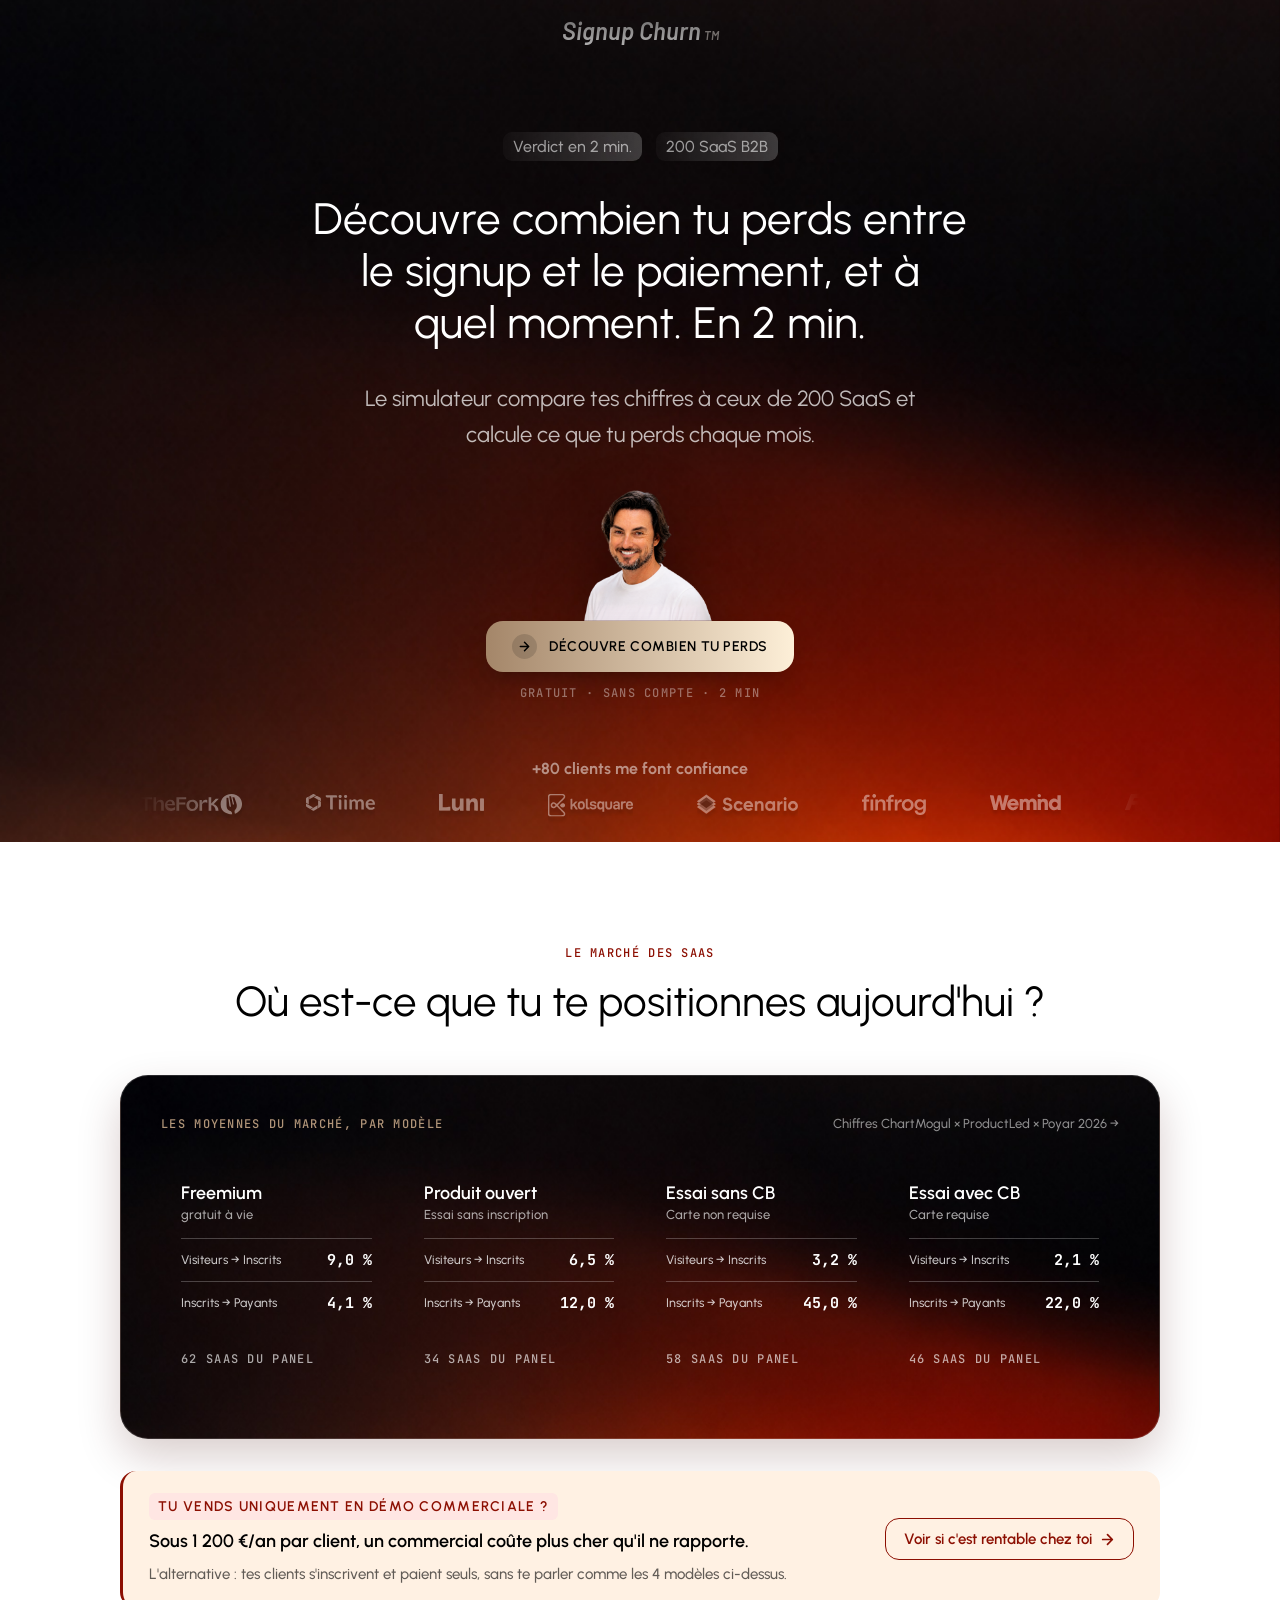
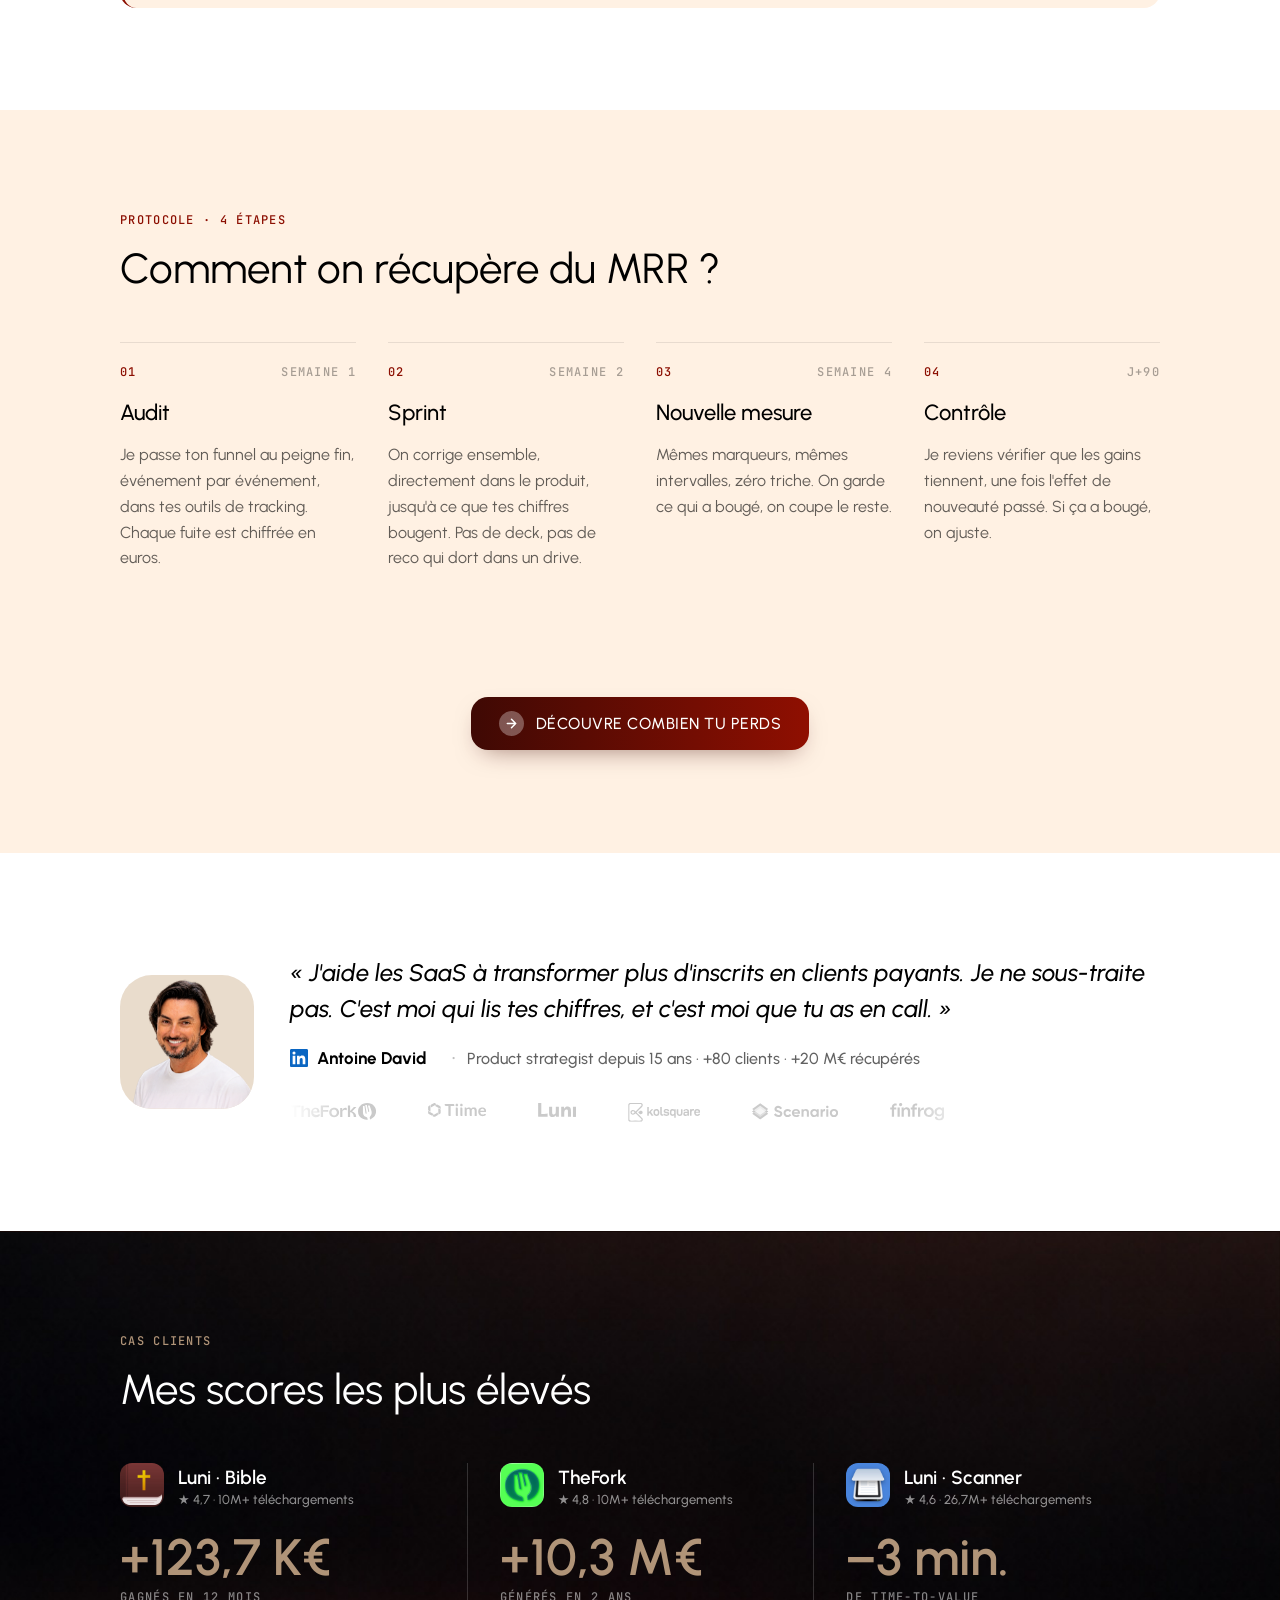
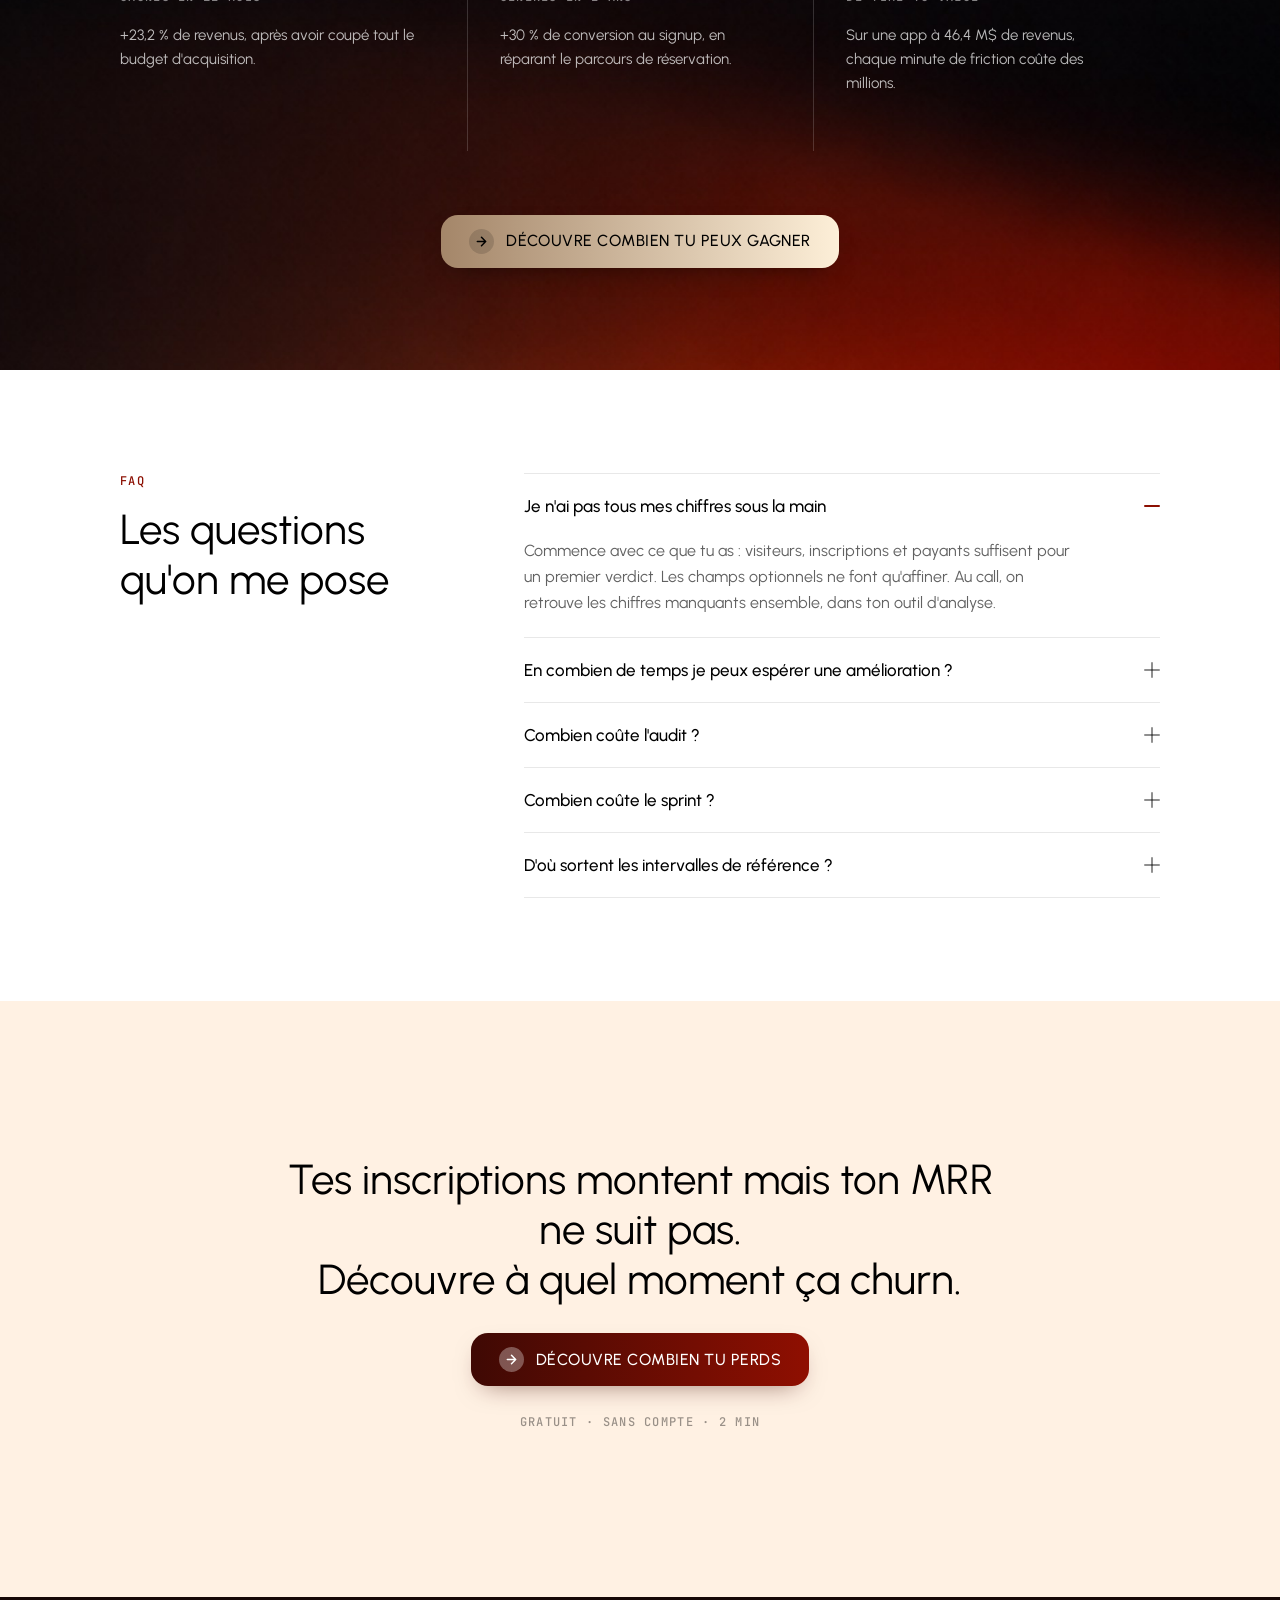
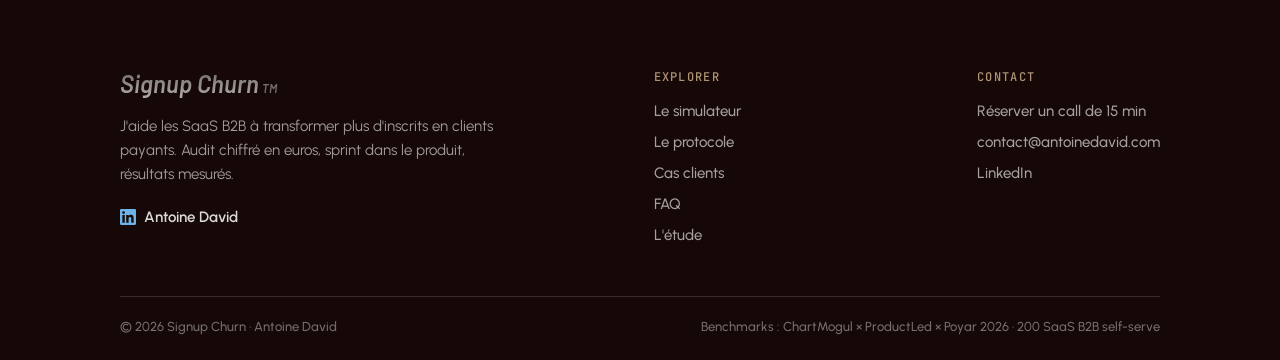
<file: index.html>
<!DOCTYPE html>
<html lang="fr">
<head>
<meta charset="UTF-8">
<meta name="viewport" content="width=device-width, initial-scale=1.0">
<title>Signup Churn · Découvre combien tu perds entre le signup et le paiement, et à quel moment</title>
<meta name="description" content="Le simulateur compare tes chiffres à ceux de 200 SaaS B2B et calcule ce que tu perds chaque mois entre l'inscription et le paiement. Gratuit, sans compte, 2 minutes.">
<meta property="og:title" content="Signup Churn · Découvre combien tu perds, et à quel moment · 2 min">
<meta property="og:description" content="Le simulateur compare tes chiffres à ceux de 200 SaaS B2B et chiffre ton manque à gagner mensuel. Gratuit, sans compte.">
<meta property="og:type" content="website">
<link rel="icon" type="image/png" sizes="64x64" href="assets/favicon-64.png">
<link rel="apple-touch-icon" href="assets/favicon-180.png">
<link rel="preconnect" href="https://fonts.googleapis.com">
<link rel="preconnect" href="https://fonts.gstatic.com" crossorigin>
<link href="https://fonts.googleapis.com/css2?family=Barlow:ital,wght@1,600&family=JetBrains+Mono:wght@400;500;700&family=Urbanist:wght@400;500;600;700&display=swap" rel="stylesheet">
<link rel="stylesheet" href="css/styles.css">
</head>
<body>

<!-- ============ HERO (texture sombre, parallax) ============ -->
<div class="hero-wrap plx" data-plx="0.12">
  <div class="plx-layer hero-bg"></div>
  <header class="site-header">
    <a class="logo" href="index.html">
      <span class="logo-name">Signup Churn</span><span class="logo-tm">TM</span>
    </a>
  </header>

  <section class="hero">
    <div class="hero-badges hi hi-1">
      <span class="hero-badge">Verdict en 2 min.</span>
      <span class="hero-badge">200 SaaS B2B</span>
    </div>
    <h1 class="hi hi-2">Découvre combien tu perds entre le signup et le paiement, et à quel&nbsp;moment. En&nbsp;2&nbsp;min.</h1>
    <p class="hero-sub hi hi-3">Le simulateur compare tes chiffres à ceux de 200 SaaS et calcule ce que tu perds chaque mois.</p>
    <div class="hero-action hi hi-4">
      <img class="hero-photo" src="assets/photo-antoine-hero.png" alt="Antoine David">
      <a class="cta cta--light" href="analyse.html" style="text-transform:uppercase;letter-spacing:.04em">
        <span class="chip-icon"><svg viewBox="0 0 14 14" xmlns="http://www.w3.org/2000/svg"><path d="M7 2.5 11.5 7 7 11.5M11.5 7H2.5" stroke="#000" stroke-width="1.6" fill="none" stroke-linecap="round" stroke-linejoin="round"/></svg></span>
        Découvre combien tu perds
      </a>
      <span class="mono-note">Gratuit · Sans compte · 2 min</span>
    </div>
  </section>

  <div class="hero-logos hi hi-5">
    <p>+80 clients me font confiance</p>
    <div class="logo-marquee" aria-hidden="true"><div class="logo-marquee-track"><div class="logo-set"><span class="lg" style="--x:5.6px;--w:159.7px"></span><span class="lg" style="--x:199px;--w:107.4px"></span><span class="lg" style="--x:340.1px;--w:70px"></span><span class="lg" style="--x:443.7px;--w:132.7px"></span><span class="lg" style="--x:611.1px;--w:159px"></span><span class="lg" style="--x:809.3px;--w:100.1px"></span><span class="lg" style="--x:943.8px;--w:109.7px"></span><span class="lg" style="--x:1087.1px;--w:99px"></span><span class="lg" style="--x:1219.8px;--w:90.1px"></span></div><div class="logo-set"><span class="lg" style="--x:5.6px;--w:159.7px"></span><span class="lg" style="--x:199px;--w:107.4px"></span><span class="lg" style="--x:340.1px;--w:70px"></span><span class="lg" style="--x:443.7px;--w:132.7px"></span><span class="lg" style="--x:611.1px;--w:159px"></span><span class="lg" style="--x:809.3px;--w:100.1px"></span><span class="lg" style="--x:943.8px;--w:109.7px"></span><span class="lg" style="--x:1087.1px;--w:99px"></span><span class="lg" style="--x:1219.8px;--w:90.1px"></span></div></div></div>
  </div>
</div>

<!-- ============ MOYENNES DU MARCHÉ ============ -->
<section class="section section--white">
  <div class="section-inner">
    <div class="head head--center rv">
      <span class="eyebrow">Le marché des SaaS</span>
      <h2 class="section-title">Où est-ce que tu te positionnes aujourd'hui ?</h2>
    </div>
    <!-- Carte sombre : moyennes par modèle (le gratuit qui tease le perso) -->
    <div class="mcard rv">
      <div class="mcard-head">
        <span class="mcard-eyebrow">Les moyennes du marché, par modèle</span>
        <a class="mcard-note mcard-note--link" href="etude.html">Chiffres ChartMogul × ProductLed × Poyar 2026 →</a>
      </div>
      <div class="mmodels">

        <a class="mmodel" href="analyse.html?model=freemium">
          <div class="mtitle"><span class="n">Freemium</span><span class="s">gratuit à vie</span></div>
          <div class="mmetrics">
            <div class="mrow"><span class="k">Visiteurs → Inscrits</span><span class="v">9,0 %</span></div>
            <div class="mrow"><span class="k">Inscrits → Payants</span><span class="v">4,1 %</span></div>
          </div>
          <div class="mfoot"><span class="mpanel">62 SaaS du panel</span><span class="mcta">Comparer avec mes chiffres</span></div>
        </a>

        <a class="mmodel" href="analyse.html?model=ungated">
          <div class="mtitle"><span class="n">Produit ouvert</span><span class="s">Essai sans inscription</span></div>
          <div class="mmetrics">
            <div class="mrow"><span class="k">Visiteurs → Inscrits</span><span class="v">6,5 %</span></div>
            <div class="mrow"><span class="k">Inscrits → Payants</span><span class="v">12,0 %</span></div>
          </div>
          <div class="mfoot"><span class="mpanel">34 SaaS du panel</span><span class="mcta">Comparer avec mes chiffres</span></div>
        </a>

        <a class="mmodel" href="analyse.html?model=optin">
          <div class="mtitle"><span class="n">Essai sans CB</span><span class="s">Carte non requise</span></div>
          <div class="mmetrics">
            <div class="mrow"><span class="k">Visiteurs → Inscrits</span><span class="v">3,2 %</span></div>
            <div class="mrow"><span class="k">Inscrits → Payants</span><span class="v">45,0 %</span></div>
          </div>
          <div class="mfoot"><span class="mpanel">58 SaaS du panel</span><span class="mcta">Comparer avec mes chiffres</span></div>
        </a>

        <a class="mmodel" href="analyse.html?model=cb">
          <div class="mtitle"><span class="n">Essai avec CB</span><span class="s">Carte requise</span></div>
          <div class="mmetrics">
            <div class="mrow"><span class="k">Visiteurs → Inscrits</span><span class="v">2,1 %</span></div>
            <div class="mrow"><span class="k">Inscrits → Payants</span><span class="v">22,0 %</span></div>
          </div>
          <div class="mfoot"><span class="mpanel">46 SaaS du panel</span><span class="mcta">Comparer avec mes chiffres</span></div>
        </a>

      </div>
    </div>

    <!-- Bandeau : vente sans démo (cible sales-led → self-serve) -->
    <div class="demo-band rv">
      <div class="copy">
        <span class="tag">Tu vends uniquement en démo commerciale ?</span>
        <p class="constat">Sous 1 200 €/an par client, un commercial coûte plus cher qu'il ne rapporte.</p>
        <p class="alt2">L'alternative : tes clients s'inscrivent et paient seuls, sans te parler comme les 4 modèles ci-dessus.</p>
      </div>
      <a class="cta-outline" href="analyse.html?model=demo">
        Voir si c'est rentable chez toi
        <svg viewBox="0 0 14 14" xmlns="http://www.w3.org/2000/svg"><path d="M7 2.5 11.5 7 7 11.5M11.5 7H2.5" stroke="#8c0f02" stroke-width="1.6" fill="none" stroke-linecap="round" stroke-linejoin="round"/></svg>
      </a>
    </div>
  </div>
</section>

<!-- ============ PROTOCOLE ============ -->
<section class="section" id="protocole">
  <div class="section-inner">
    <div class="head rv">
      <span class="eyebrow">Protocole · 4 étapes</span>
      <h2 class="section-title">Comment on récupère du MRR ?</h2>
    </div>
    <div class="steps rv-stagger">
        <div class="step step--first">
          <div class="step-meta"><span class="w">01</span><span class="d">Semaine 1</span></div>
          <h3>Audit</h3>
          <p>Je passe ton funnel au peigne fin, événement par événement, dans tes outils de tracking. Chaque fuite est chiffrée en euros.</p>
          <div class="step-out"><span class="arr">→</span>Ton plan d'action priorisé en €</div>
        </div>
        <div class="step">
          <div class="step-meta"><span class="w">02</span><span class="d">Semaine 2</span></div>
          <h3>Sprint</h3>
          <p>On corrige ensemble, directement dans le produit, jusqu'à ce que tes chiffres bougent. Pas de deck, pas de reco qui dort dans un drive.</p>
          <div class="step-out"><span class="arr">→</span>Les correctifs shippés en prod</div>
        </div>
        <div class="step">
          <div class="step-meta"><span class="w">03</span><span class="d">Semaine 4</span></div>
          <h3>Nouvelle mesure</h3>
          <p>Mêmes marqueurs, mêmes intervalles, zéro triche. On garde ce qui a bougé, on coupe le reste.</p>
          <div class="step-out"><span class="arr">→</span>Ton avant / après, chiffré</div>
        </div>
        <div class="step">
          <div class="step-meta"><span class="w">04</span><span class="d">J+90</span></div>
          <h3>Contrôle</h3>
          <p>Je reviens vérifier que les gains tiennent, une fois l'effet de nouveauté passé. Si ça a bougé, on ajuste.</p>
          <div class="step-out"><span class="arr">→</span>Des gains qui tiennent dans le temps</div>
        </div>
      </div>
    <div class="section-cta rv">
      <a class="cta" href="analyse.html" style="text-transform:uppercase;letter-spacing:.03em">
        <span class="chip-icon"><svg viewBox="0 0 14 14" xmlns="http://www.w3.org/2000/svg"><path d="M7 2.5 11.5 7 7 11.5M11.5 7H2.5" stroke="#fff" stroke-width="1.6" fill="none" stroke-linecap="round" stroke-linejoin="round"/></svg></span>
        Découvre combien tu perds
      </a>
    </div>
  </div>
</section>

<!-- ============ SIGNATURE ============ -->
<section class="section section--white">
  <div class="section-inner">
    <div class="signature rv">
        <img class="sig-photo" src="assets/antoine.png" alt="Antoine David">
        <div class="sig-copy">
          <p class="sig-quote">« J'aide les SaaS à transformer plus d'inscrits en clients payants. Je ne sous-traite pas. C'est moi qui lis tes chiffres, et c'est moi que tu as en call. »</p>
          <div class="sig-name">
            <a class="sig-id" href="https://www.linkedin.com/in/antoinedavid1/" target="_blank" rel="noopener"><svg viewBox="0 0 24 24" xmlns="http://www.w3.org/2000/svg" fill="currentColor"><path d="M20.45 20.45h-3.55v-5.57c0-1.33-.03-3.04-1.85-3.04-1.85 0-2.14 1.45-2.14 2.94v5.67H9.36V9h3.41v1.56h.05c.47-.9 1.63-1.85 3.36-1.85 3.6 0 4.27 2.37 4.27 5.45v6.29zM5.34 7.43a2.06 2.06 0 1 1 0-4.13 2.06 2.06 0 0 1 0 4.13zM7.12 20.45H3.55V9h3.57v11.45zM22.22 0H1.77C.79 0 0 .77 0 1.72v20.56C0 23.23.79 24 1.77 24h20.45c.98 0 1.78-.77 1.78-1.72V1.72C24 .77 23.2 0 22.22 0z"/></svg>Antoine David</a>
            <span class="sep">·</span>
            <span class="sig-proof">Product strategist depuis 15 ans · +80 clients · +20 M€ récupérés</span>
          </div>
          <div class="logo-marquee logo-marquee--sm" aria-hidden="true"><div class="logo-marquee-track"><div class="logo-set"><span class="lg" style="--x:5.6px;--w:159.7px"></span><span class="lg" style="--x:199px;--w:107.4px"></span><span class="lg" style="--x:340.1px;--w:70px"></span><span class="lg" style="--x:443.7px;--w:132.7px"></span><span class="lg" style="--x:611.1px;--w:159px"></span><span class="lg" style="--x:809.3px;--w:100.1px"></span><span class="lg" style="--x:943.8px;--w:109.7px"></span><span class="lg" style="--x:1087.1px;--w:99px"></span><span class="lg" style="--x:1219.8px;--w:90.1px"></span></div><div class="logo-set"><span class="lg" style="--x:5.6px;--w:159.7px"></span><span class="lg" style="--x:199px;--w:107.4px"></span><span class="lg" style="--x:340.1px;--w:70px"></span><span class="lg" style="--x:443.7px;--w:132.7px"></span><span class="lg" style="--x:611.1px;--w:159px"></span><span class="lg" style="--x:809.3px;--w:100.1px"></span><span class="lg" style="--x:943.8px;--w:109.7px"></span><span class="lg" style="--x:1087.1px;--w:99px"></span><span class="lg" style="--x:1219.8px;--w:90.1px"></span></div></div></div>
        </div>
      </div>
  </div>
</section>

<!-- ============ CAS CLIENTS (texture sombre, parallax) ============ -->
<section class="section section--dark plx" data-plx="0.14" id="cas">
  <div class="plx-layer"></div>
  <div class="section-inner">
    <div class="head rv">
      <span class="eyebrow eyebrow--tan">Cas clients</span>
      <h2 class="section-title" style="color:#fff">Mes scores les plus élevés</h2>
    </div>
    <div class="cases rv-stagger">
        <div class="case">
          <div class="case-id">
            <img src="assets/app-bible.png" alt="Luni · Bible">
            <div><span class="cn">Luni · Bible</span><span class="case-proof">★ 4,7 · 10M+ téléchargements</span></div>
          </div>
          <div class="case-big"><span class="cv-big">+123,7 K€</span><span class="cv-blabel">gagnés en 12 mois</span></div>
          <p class="case-ctx">+23,2 % de revenus, après avoir coupé tout le budget d'acquisition.</p>
          <div class="case-app"><a class="app-link" href="https://apps.apple.com/fr/app/bible-versets-sagesse/id1405764030" target="_blank" rel="noopener">Voir l'app →</a><a class="app-link" href="https://www.linkedin.com/posts/antoinedavid1_534k-de-revenues-et-10m-de-downloads-et-activity-7480160818525925376-0EgC" target="_blank" rel="noopener">Le post LinkedIn →</a></div>
        </div>
        <div class="case">
          <div class="case-id">
            <img src="assets/app-thefork.png" alt="TheFork">
            <div><span class="cn">TheFork</span><span class="case-proof">★ 4,8 · 10M+ téléchargements</span></div>
          </div>
          <div class="case-big"><span class="cv-big">+10,3 M€</span><span class="cv-blabel">générés en 2 ans</span></div>
          <p class="case-ctx">+30 % de conversion au signup, en réparant le parcours de réservation.</p>
          <div class="case-app"><a class="app-link" href="https://apps.apple.com/fr/app/thefork-guide-de-restaurants/id424850908" target="_blank" rel="noopener">Voir l'app →</a><a class="app-link" href="https://www.linkedin.com/posts/antoinedavid1_10-000-000-en-un-peu-plus-de-2-ans-jai-activity-7481232504083943424-vvIA" target="_blank" rel="noopener">Le post LinkedIn →</a></div>
        </div>
        <div class="case">
          <div class="case-id">
            <img src="assets/app-scanner.png" alt="Luni · Scanner">
            <div><span class="cn">Luni · Scanner</span><span class="case-proof">★ 4,6 · 26,7M+ téléchargements</span></div>
          </div>
          <div class="case-big"><span class="cv-big">−3 min.</span><span class="cv-blabel">de time-to-value</span></div>
          <p class="case-ctx">Sur une app à 46,4 M$ de revenus, chaque minute de friction coûte des millions.</p>
          <div class="case-app"><a class="app-link" href="https://apps.apple.com/fr/app/scanner-scan-pdf-document/id1291962681" target="_blank" rel="noopener">Voir l'app →</a><a class="app-link" href="https://www.linkedin.com/posts/antoinedavid1_464m-de-revenus-et-267m-de-t%C3%A9l%C3%A9chargements-activity-7482333509991346176-toOy" target="_blank" rel="noopener">Le post LinkedIn →</a></div>
        </div>
      </div>
    <div class="section-cta rv">
      <a class="cta cta--light" href="analyse.html" style="text-transform:uppercase;letter-spacing:.03em">
        <span class="chip-icon"><svg viewBox="0 0 14 14" xmlns="http://www.w3.org/2000/svg"><path d="M7 2.5 11.5 7 7 11.5M11.5 7H2.5" stroke="#000" stroke-width="1.6" fill="none" stroke-linecap="round" stroke-linejoin="round"/></svg></span>
        Découvre combien tu peux gagner
      </a>
    </div>
  </div>
</section>

<!-- ============ FAQ ============ -->
<section class="section section--white" id="faq">
  <div class="section-inner">
    <div class="faq-cols">
      <div class="faq-head rv">
        <span class="eyebrow">FAQ</span>
        <h2 class="section-title">Les questions qu'on me pose</h2>
      </div>
      <div class="faq-list rv" data-rv-delay="120" id="faqList"></div>
    </div>
  </div>
</section>

<!-- ============ CLÔTURE ============ -->
<section class="section">
  <div class="section-inner closing rv">
    <h2 class="closing-title">Tes inscriptions montent mais ton MRR ne suit pas.<br>Découvre à quel moment ça churn.</h2>
    <a class="cta" href="analyse.html" style="text-transform:uppercase;letter-spacing:.03em">
      <span class="chip-icon"><svg viewBox="0 0 14 14" xmlns="http://www.w3.org/2000/svg"><path d="M7 2.5 11.5 7 7 11.5M11.5 7H2.5" stroke="#fff" stroke-width="1.6" fill="none" stroke-linecap="round" stroke-linejoin="round"/></svg></span>
      Découvre combien tu perds
    </a>
    <span class="mono-note mono-note--dark">Gratuit · Sans compte · 2 min</span>
  </div>
</section>


<!-- ============ FOOTER ============ -->
<footer class="site-footer">
  <div class="section-inner sf-grid">
    <div class="sf-brand">
      <a class="logo" href="index.html"><span class="logo-name">Signup Churn</span><span class="logo-tm">TM</span></a>
      <p class="sf-tag">J'aide les SaaS B2B à transformer plus d'inscrits en clients payants. Audit chiffré en euros, sprint dans le produit, résultats mesurés.</p>
      <a class="sf-in" href="https://www.linkedin.com/in/antoinedavid1/" target="_blank" rel="noopener"><svg viewBox="0 0 24 24" xmlns="http://www.w3.org/2000/svg" fill="currentColor"><path d="M20.45 20.45h-3.55v-5.57c0-1.33-.03-3.04-1.85-3.04-1.85 0-2.14 1.45-2.14 2.94v5.67H9.36V9h3.41v1.56h.05c.47-.9 1.63-1.85 3.36-1.85 3.6 0 4.27 2.37 4.27 5.45v6.29zM5.34 7.43a2.06 2.06 0 1 1 0-4.13 2.06 2.06 0 0 1 0 4.13zM7.12 20.45H3.55V9h3.57v11.45zM22.22 0H1.77C.79 0 0 .77 0 1.72v20.56C0 23.23.79 24 1.77 24h20.45c.98 0 1.78-.77 1.78-1.72V1.72C24 .77 23.2 0 22.22 0z"/></svg>Antoine David</a>
    </div>
    <nav class="sf-col" aria-label="Explorer">
      <span class="sf-h">Explorer</span>
      <a href="analyse.html">Le simulateur</a>
      <a href="index.html#protocole">Le protocole</a>
      <a href="index.html#cas">Cas clients</a>
      <a href="index.html#faq">FAQ</a>
      <a href="etude.html">L'étude</a>
    </nav>
    <div class="sf-col">
      <span class="sf-h">Contact</span>
      <a href="https://calendly.com/signup-churn/call-15min" target="_blank" rel="noopener">Réserver un call de 15 min</a>
      <a href="mailto:contact@antoinedavid.com">contact@antoinedavid.com</a>
      <a href="https://www.linkedin.com/in/antoinedavid1/" target="_blank" rel="noopener">LinkedIn</a>
    </div>
  </div>
  <div class="section-inner sf-bottom">
    <span>© 2026 Signup Churn · Antoine David</span>
    <span><a class="sf-study" href="etude.html">Benchmarks : ChartMogul × ProductLed × Poyar 2026 · 200 SaaS B2B self-serve</a></span>
  </div>
</footer>

<script src="js/faq.js"></script>
<script src="js/fx.js"></script>
</body>
</html>
</file>
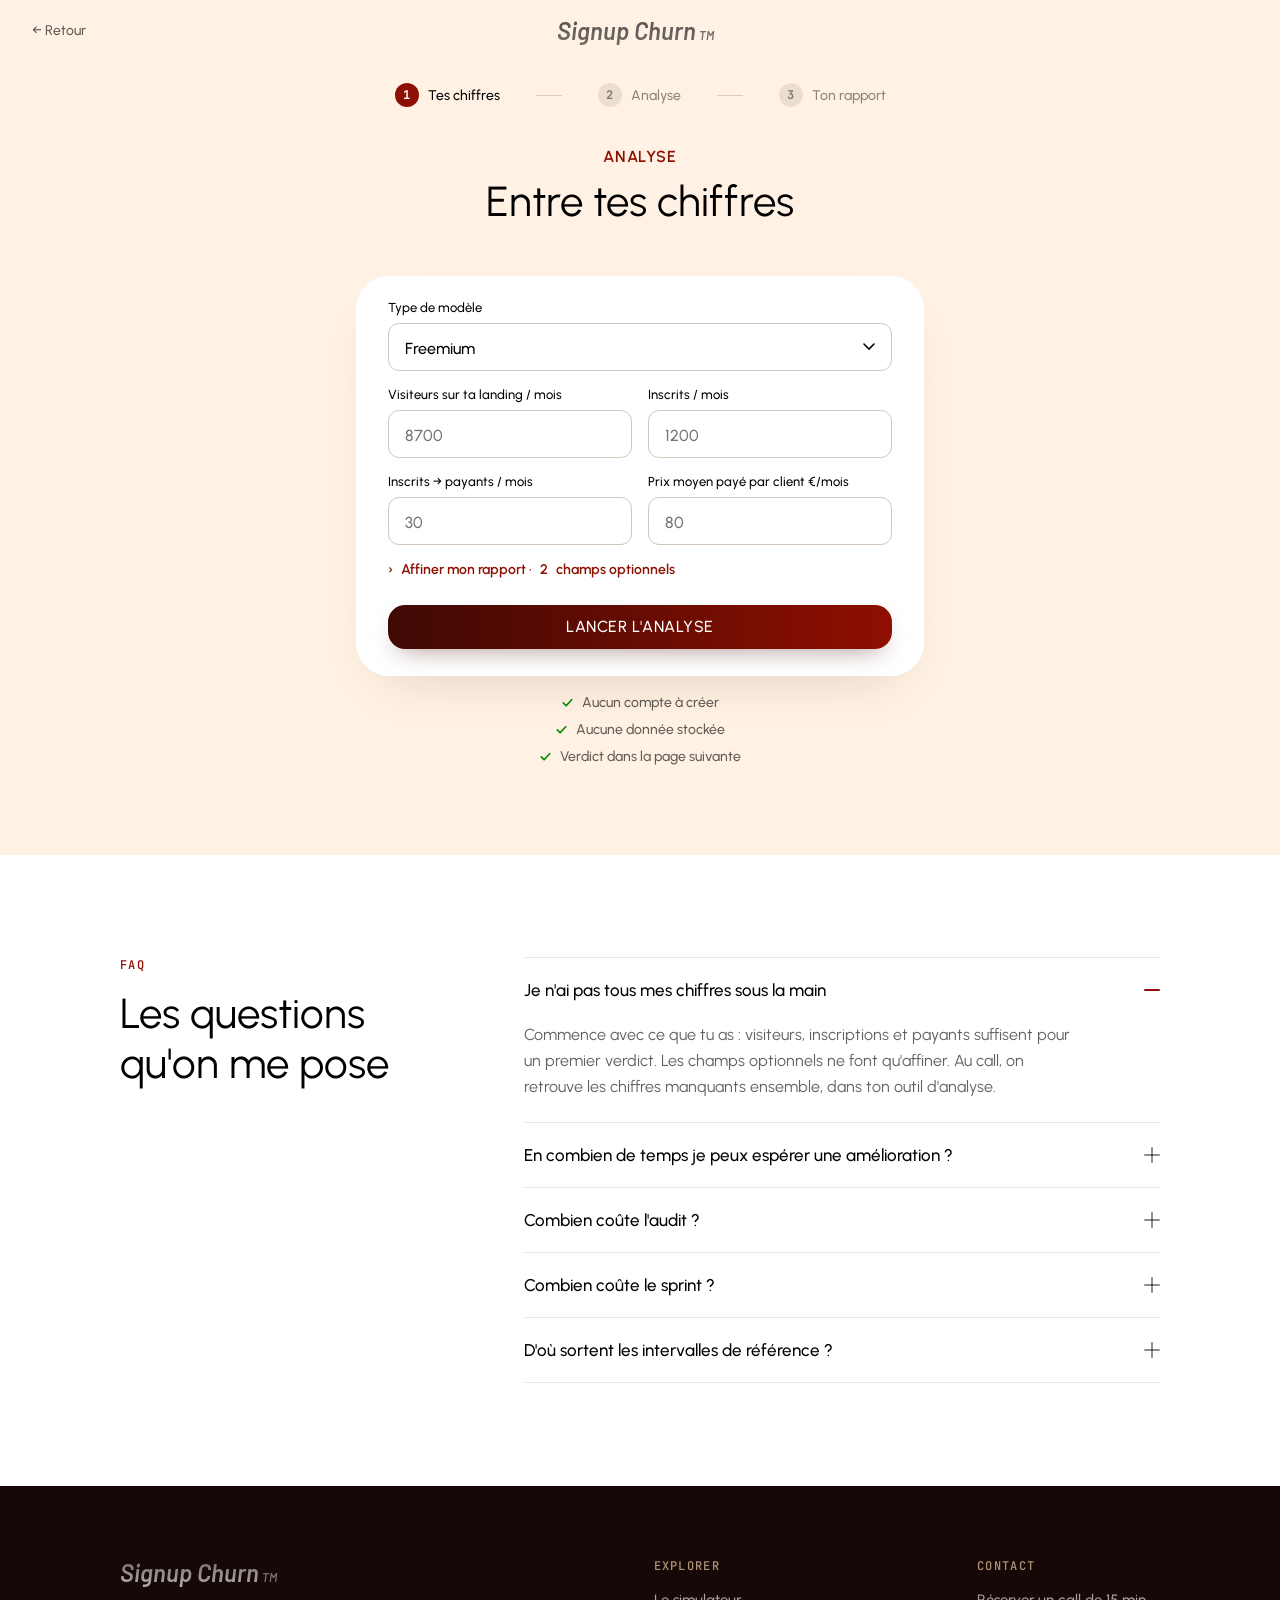
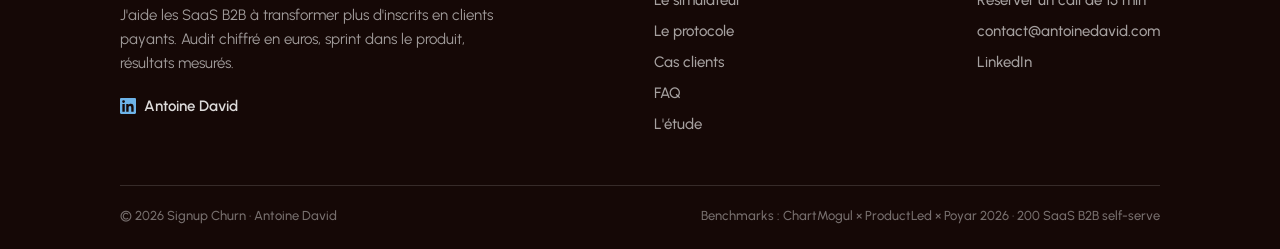
<file: analyse.html>
<!DOCTYPE html>
<html lang="fr">
<head>
<meta charset="UTF-8">
<meta name="viewport" content="width=device-width, initial-scale=1.0">
<title>Analyse · Entre tes chiffres | Signup Churn</title>
<meta name="description" content="Entre tes 4 chiffres : le simulateur situe ton funnel face aux moyennes de 200 SaaS B2B et chiffre ton manque à gagner annuel. Gratuit, sans compte.">
<link rel="icon" type="image/png" sizes="64x64" href="assets/favicon-64.png">
<link rel="apple-touch-icon" href="assets/favicon-180.png">
<link rel="preconnect" href="https://fonts.googleapis.com">
<link rel="preconnect" href="https://fonts.gstatic.com" crossorigin>
<link href="https://fonts.googleapis.com/css2?family=Barlow:ital,wght@1,600&family=JetBrains+Mono:wght@400;500;700&family=Urbanist:wght@400;500;600;700&display=swap" rel="stylesheet">
<link rel="stylesheet" href="css/styles.css">
</head>
<body class="sim-page">

<header class="sim-header site-header--light">
  <a class="back" href="index.html">← Retour</a>
  <a class="logo" href="index.html">
    <span class="logo-name">Signup Churn</span><span class="logo-tm">TM</span>
  </a>
  <span style="width:64px"></span>
</header>

<!-- Funnel : Tes chiffres → Analyse → Ton rapport -->
<nav class="wizard-steps" aria-label="Étapes">
  <div class="wstep active" data-step="1"><span class="num">1</span><span class="lbl">Tes chiffres</span></div>
  <span class="wstep-sep"></span>
  <div class="wstep" data-step="2"><span class="num">2</span><span class="lbl">Analyse</span></div>
  <span class="wstep-sep"></span>
  <div class="wstep" data-step="3"><span class="num">3</span><span class="lbl">Ton rapport</span></div>
</nav>

<!-- ============ FORMULAIRE ============ -->
<section class="sim-screen active" id="screen-form">
  <div class="sim-head rv">
    <span class="kicker">Analyse</span>
    <h1>Entre tes chiffres</h1>
  </div>

  <form class="form-card rv" data-rv-delay="120" id="simForm" novalidate>
    <div class="form-fields">
      <div class="field">
        <label for="model">Type de modèle</label>
        <select id="model">
          <option value="freemium" selected>Freemium</option>
          <option value="ungated">Produit ouvert</option>
          <option value="optin">Essai sans CB</option>
          <option value="cb">Essai avec CB</option>
          <option value="demo">Démo commerciale</option>
        </select>
      </div>
      <div class="form-row">
        <div class="field">
          <label for="visitors">Visiteurs sur ta landing / mois</label>
          <input type="number" id="visitors" min="1" inputmode="numeric" placeholder="8700">
        </div>
        <div class="field">
          <label for="signups" id="lblSignups">Inscrits / mois</label>
          <input type="number" id="signups" min="0" inputmode="numeric" placeholder="1200">
        </div>
      </div>
      <div class="form-row">
        <div class="field">
          <label for="paid" id="lblPaid">Inscrits → payants / mois</label>
          <input type="number" id="paid" min="0" inputmode="numeric" placeholder="30">
        </div>
        <div class="field">
          <label for="arpa">Prix moyen payé par client €/mois</label>
          <input type="number" id="arpa" min="1" inputmode="numeric" placeholder="80">
        </div>
      </div>

      <!-- Champs optionnels : débloquent des marqueurs du rapport (mécanique Golden) -->
      <button type="button" class="refine-toggle" id="refineToggle">
        <span class="icon">›</span> Affiner mon rapport · <span id="refineCount">2</span> champs optionnels
      </button>
      <div class="refine" id="refine">
        <p class="refine-hint">Ces chiffres débloquent des marqueurs supplémentaires dans ton rapport. Pas sous la main ? Lance quand même · on les retrouve ensemble au call.</p>
        <div class="form-row" id="rowE2p" style="display:none">
          <div class="field">
            <label for="e2p">Essai → payant en fin d'essai (%)</label>
            <input type="number" id="e2p" min="0" max="100" inputmode="numeric" placeholder="18">
          </div>
          <div class="field"></div>
        </div>
        <div class="form-row">
          <div class="field">
            <label for="activations">Activations à J7 / mois</label>
            <input type="number" id="activations" min="0" inputmode="numeric" placeholder="380">
          </div>
          <div class="field">
            <label for="retention">Rétention à 1 mois (%)</label>
            <input type="number" id="retention" min="1" max="100" inputmode="numeric" placeholder="74">
          </div>
        </div>
      </div>
    </div>

    <button class="cta cta--block" type="submit" style="text-transform:uppercase;letter-spacing:.03em">Lancer l'analyse</button>
  </form>

  <div class="form-notes rv" data-rv-delay="240" style="padding-top:0;margin-top:-30px;flex-direction:column;gap:10px">
    <div class="form-note"><svg viewBox="0 0 14 14" xmlns="http://www.w3.org/2000/svg"><path d="M2.5 7.5 5.5 10.5 11.5 4" stroke="#018d01" stroke-width="1.8" fill="none" stroke-linecap="round" stroke-linejoin="round"/></svg>Aucun compte à créer</div>
    <div class="form-note"><svg viewBox="0 0 14 14" xmlns="http://www.w3.org/2000/svg"><path d="M2.5 7.5 5.5 10.5 11.5 4" stroke="#018d01" stroke-width="1.8" fill="none" stroke-linecap="round" stroke-linejoin="round"/></svg>Aucune donnée stockée</div>
    <div class="form-note"><svg viewBox="0 0 14 14" xmlns="http://www.w3.org/2000/svg"><path d="M2.5 7.5 5.5 10.5 11.5 4" stroke="#018d01" stroke-width="1.8" fill="none" stroke-linecap="round" stroke-linejoin="round"/></svg>Verdict dans la page suivante</div>
  </div>
</section>

<!-- ============ FAQ ============ -->
<section class="section section--white">
  <div class="section-inner">
    <div class="faq-cols">
      <div class="faq-head rv">
        <span class="eyebrow">FAQ</span>
        <h2 class="section-title">Les questions qu'on me pose</h2>
      </div>
      <div class="faq-list rv" data-rv-delay="120" id="faqList"></div>
    </div>
  </div>
</section>


<!-- ============ FOOTER ============ -->
<footer class="site-footer">
  <div class="section-inner sf-grid">
    <div class="sf-brand">
      <a class="logo" href="index.html"><span class="logo-name">Signup Churn</span><span class="logo-tm">TM</span></a>
      <p class="sf-tag">J'aide les SaaS B2B à transformer plus d'inscrits en clients payants. Audit chiffré en euros, sprint dans le produit, résultats mesurés.</p>
      <a class="sf-in" href="https://www.linkedin.com/in/antoinedavid1/" target="_blank" rel="noopener"><svg viewBox="0 0 24 24" xmlns="http://www.w3.org/2000/svg" fill="currentColor"><path d="M20.45 20.45h-3.55v-5.57c0-1.33-.03-3.04-1.85-3.04-1.85 0-2.14 1.45-2.14 2.94v5.67H9.36V9h3.41v1.56h.05c.47-.9 1.63-1.85 3.36-1.85 3.6 0 4.27 2.37 4.27 5.45v6.29zM5.34 7.43a2.06 2.06 0 1 1 0-4.13 2.06 2.06 0 0 1 0 4.13zM7.12 20.45H3.55V9h3.57v11.45zM22.22 0H1.77C.79 0 0 .77 0 1.72v20.56C0 23.23.79 24 1.77 24h20.45c.98 0 1.78-.77 1.78-1.72V1.72C24 .77 23.2 0 22.22 0z"/></svg>Antoine David</a>
    </div>
    <nav class="sf-col" aria-label="Explorer">
      <span class="sf-h">Explorer</span>
      <a href="analyse.html">Le simulateur</a>
      <a href="index.html#protocole">Le protocole</a>
      <a href="index.html#cas">Cas clients</a>
      <a href="index.html#faq">FAQ</a>
      <a href="etude.html">L'étude</a>
    </nav>
    <div class="sf-col">
      <span class="sf-h">Contact</span>
      <a href="https://calendly.com/signup-churn/call-15min" target="_blank" rel="noopener">Réserver un call de 15 min</a>
      <a href="mailto:contact@antoinedavid.com">contact@antoinedavid.com</a>
      <a href="https://www.linkedin.com/in/antoinedavid1/" target="_blank" rel="noopener">LinkedIn</a>
    </div>
  </div>
  <div class="section-inner sf-bottom">
    <span>© 2026 Signup Churn · Antoine David</span>
    <span><a class="sf-study" href="etude.html">Benchmarks : ChartMogul × ProductLed × Poyar 2026 · 200 SaaS B2B self-serve</a></span>
  </div>
</footer>

<script src="js/models.js"></script>
<script src="js/faq.js"></script>
<script src="js/analyse.js"></script>
<script src="js/fx.js"></script>
</body>
</html>
</file>
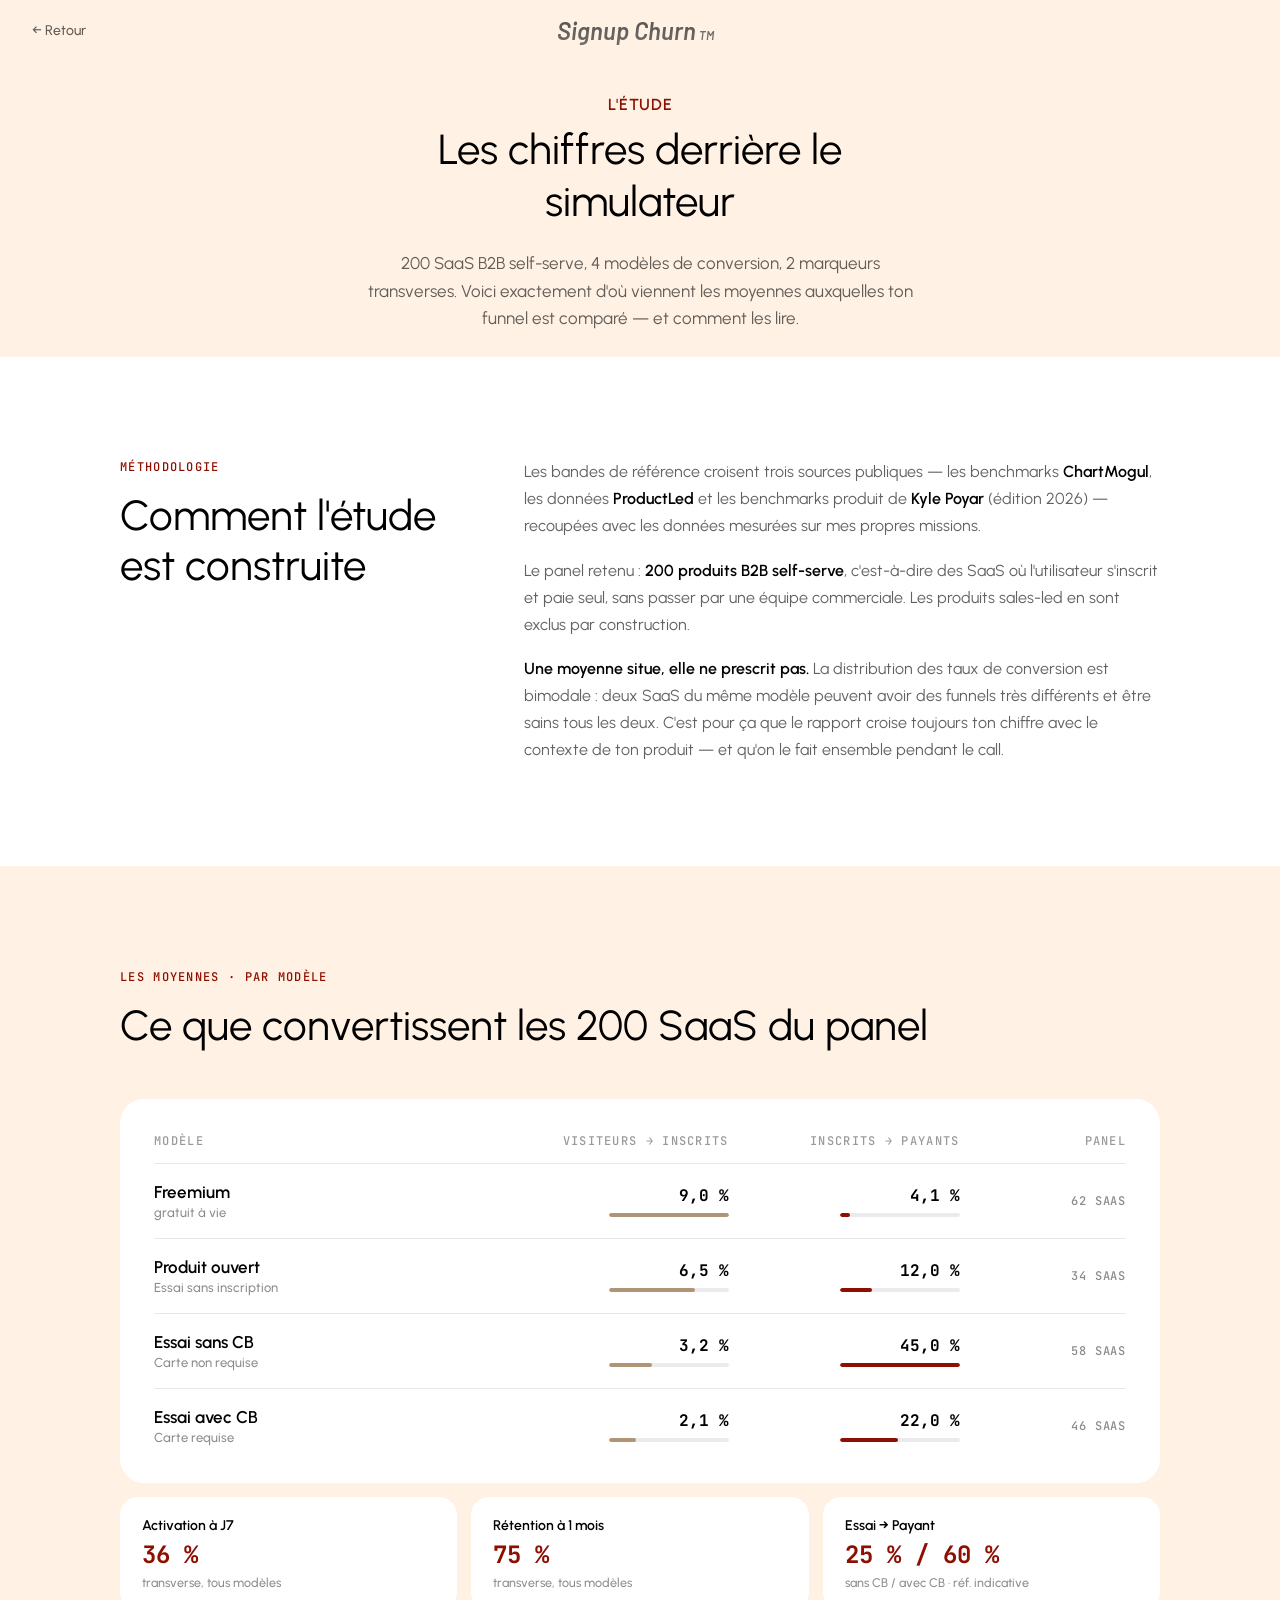
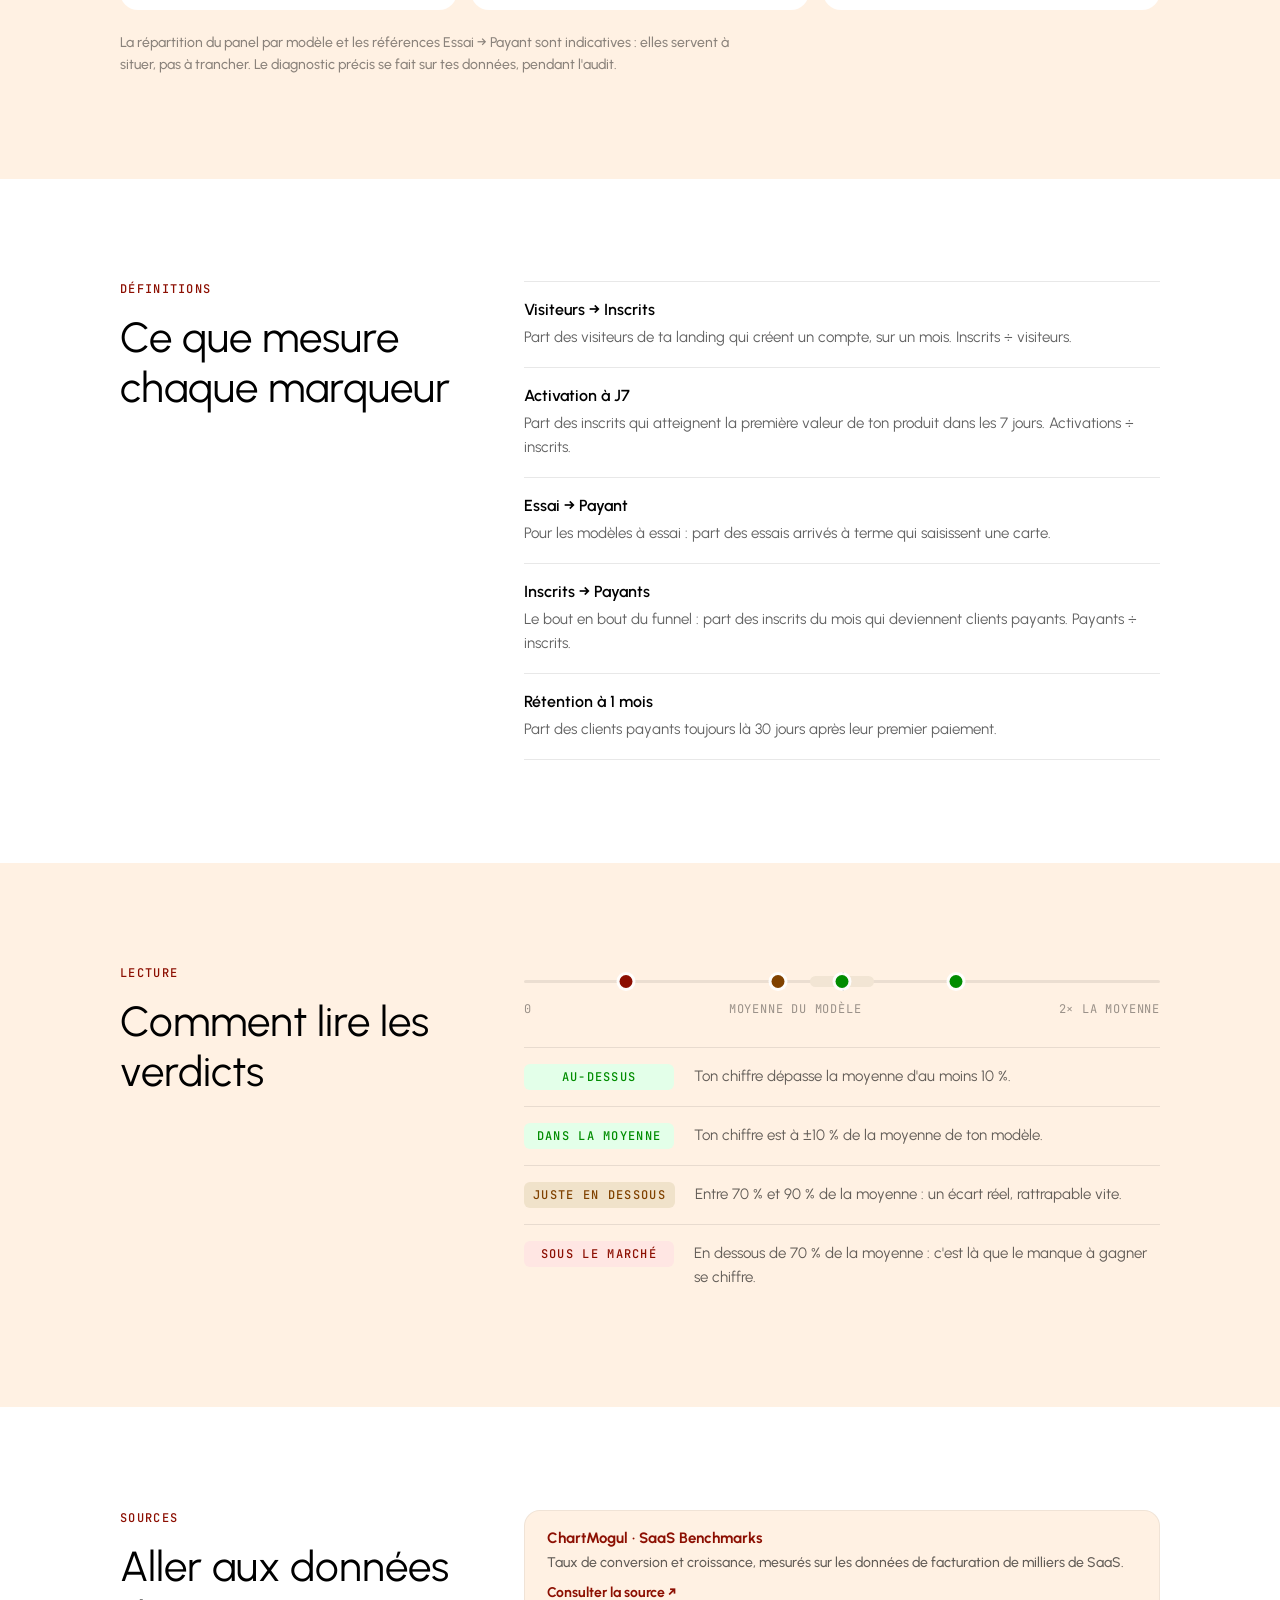
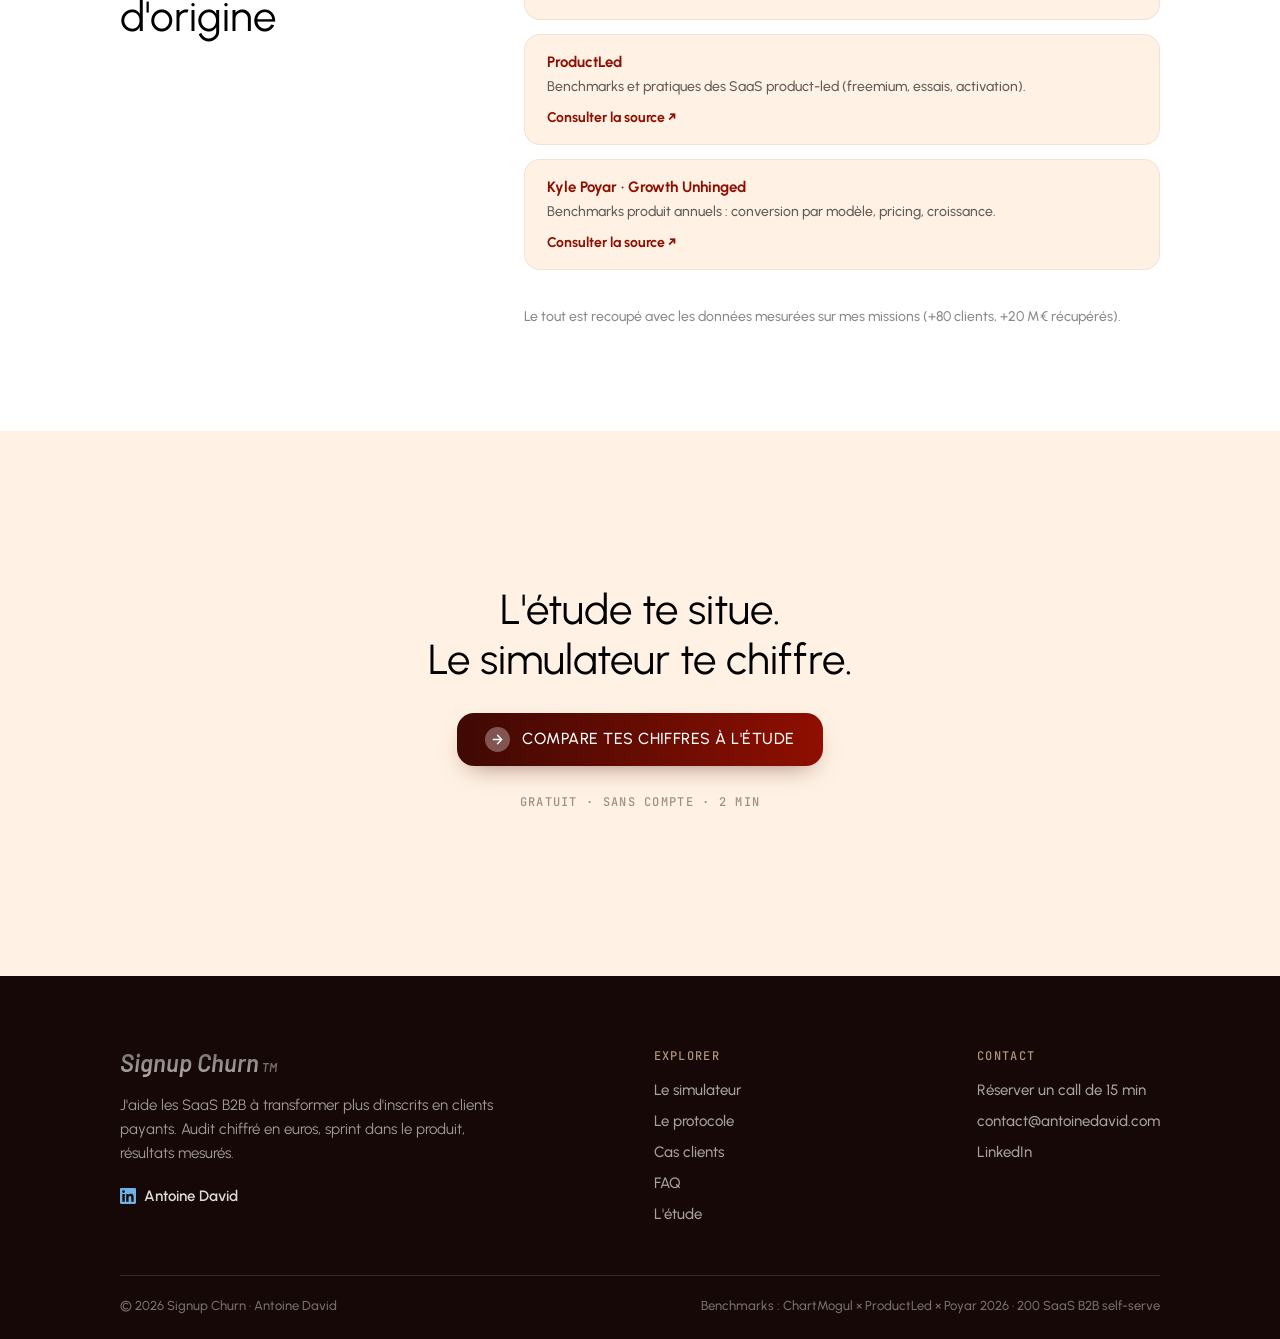
<file: etude.html>
<!DOCTYPE html>
<html lang="fr">
<head>
<meta charset="UTF-8">
<meta name="viewport" content="width=device-width, initial-scale=1.0">
<title>L'étude · Les moyennes de conversion de 200 SaaS B2B | Signup Churn</title>
<meta name="description" content="Méthodologie et chiffres complets : les moyennes de conversion signup → paiement de 200 SaaS B2B self-serve, par modèle. Sources : ChartMogul × ProductLed × Poyar 2026.">
<link rel="icon" type="image/png" sizes="64x64" href="assets/favicon-64.png">
<link rel="apple-touch-icon" href="assets/favicon-180.png">
<link rel="preconnect" href="https://fonts.googleapis.com">
<link rel="preconnect" href="https://fonts.gstatic.com" crossorigin>
<link href="https://fonts.googleapis.com/css2?family=Barlow:ital,wght@1,600&family=JetBrains+Mono:wght@400;500;700&family=Urbanist:wght@400;500;600;700&display=swap" rel="stylesheet">
<link rel="stylesheet" href="css/styles.css">
</head>
<body class="sim-page">

<header class="sim-header site-header--light">
  <a class="back" href="index.html">← Retour</a>
  <a class="logo" href="index.html">
    <span class="logo-name">Signup Churn</span><span class="logo-tm">TM</span>
  </a>
  <span style="width:64px"></span>
</header>

<!-- ============ TÊTE ============ -->
<section class="sim-screen active" style="padding-bottom:24px">
  <div class="sim-head rv">
    <span class="kicker">L'étude</span>
    <h1>Les chiffres derrière le simulateur</h1>
    <p class="study-intro">200 SaaS B2B self-serve, 4 modèles de conversion, 2 marqueurs transverses.
    Voici exactement d'où viennent les moyennes auxquelles ton funnel est comparé — et comment les lire.</p>
  </div>
</section>

<!-- ============ MÉTHODOLOGIE ============ -->
<section class="section section--white">
  <div class="section-inner">
    <div class="faq-cols">
      <div class="faq-head rv">
        <span class="eyebrow">Méthodologie</span>
        <h2 class="section-title">Comment l'étude est construite</h2>
      </div>
      <div class="study-body rv" data-rv-delay="120">
        <p>Les bandes de référence croisent trois sources publiques — les benchmarks
        <strong>ChartMogul</strong>, les données <strong>ProductLed</strong> et les benchmarks produit de
        <strong>Kyle Poyar</strong> (édition 2026) — recoupées avec les données mesurées sur mes propres missions.</p>
        <p>Le panel retenu : <strong>200 produits B2B self-serve</strong>, c'est-à-dire des SaaS où l'utilisateur
        s'inscrit et paie seul, sans passer par une équipe commerciale. Les produits sales-led en sont exclus
        par construction.</p>
        <p><strong>Une moyenne situe, elle ne prescrit pas.</strong> La distribution des taux de conversion est
        bimodale : deux SaaS du même modèle peuvent avoir des funnels très différents et être sains tous les
        deux. C'est pour ça que le rapport croise toujours ton chiffre avec le contexte de ton produit — et
        qu'on le fait ensemble pendant le call.</p>
      </div>
    </div>
  </div>
</section>

<!-- ============ LES MOYENNES ============ -->
<section class="section">
  <div class="section-inner">
    <div class="head rv">
      <span class="eyebrow">Les moyennes · par modèle</span>
      <h2 class="section-title">Ce que convertissent les 200 SaaS du panel</h2>
    </div>
    <div class="study-table rv" data-rv-delay="120">
      <div class="st-head">
        <span>Modèle</span><span>Visiteurs → Inscrits</span><span>Inscrits → Payants</span><span>Panel</span>
      </div>
      <div class="st-row">
        <span class="st-model">Freemium<em>gratuit à vie</em></span>
        <span class="st-v">9,0 %<i class="stb" style="--p:100%"></i></span><span class="st-v">4,1 %<i class="stb stb--red" style="--p:9%"></i></span><span class="st-p">62 SaaS</span>
      </div>
      <div class="st-row">
        <span class="st-model">Produit ouvert<em>Essai sans inscription</em></span>
        <span class="st-v">6,5 %<i class="stb" style="--p:72%"></i></span><span class="st-v">12,0 %<i class="stb stb--red" style="--p:27%"></i></span><span class="st-p">34 SaaS</span>
      </div>
      <div class="st-row">
        <span class="st-model">Essai sans CB<em>Carte non requise</em></span>
        <span class="st-v">3,2 %<i class="stb" style="--p:36%"></i></span><span class="st-v">45,0 %<i class="stb stb--red" style="--p:100%"></i></span><span class="st-p">58 SaaS</span>
      </div>
      <div class="st-row">
        <span class="st-model">Essai avec CB<em>Carte requise</em></span>
        <span class="st-v">2,1 %<i class="stb" style="--p:23%"></i></span><span class="st-v">22,0 %<i class="stb stb--red" style="--p:49%"></i></span><span class="st-p">46 SaaS</span>
      </div>
    </div>
    <div class="study-transverse rv" data-rv-delay="200">
      <div class="stv"><span class="stv-k">Activation à J7</span><span class="stv-v">36 %</span><span class="stv-s">transverse, tous modèles</span></div>
      <div class="stv"><span class="stv-k">Rétention à 1 mois</span><span class="stv-v">75 %</span><span class="stv-s">transverse, tous modèles</span></div>
      <div class="stv"><span class="stv-k">Essai → Payant</span><span class="stv-v">25 % / 60 %</span><span class="stv-s">sans CB / avec CB · réf. indicative</span></div>
    </div>
    <p class="study-foot rv" data-rv-delay="260">La répartition du panel par modèle et les références Essai → Payant sont indicatives : elles servent à situer, pas à trancher. Le diagnostic précis se fait sur tes données, pendant l'audit.</p>
  </div>
</section>

<!-- ============ DÉFINITIONS ============ -->
<section class="section section--white">
  <div class="section-inner">
    <div class="faq-cols">
      <div class="faq-head rv">
        <span class="eyebrow">Définitions</span>
        <h2 class="section-title">Ce que mesure chaque marqueur</h2>
      </div>
      <div class="study-defs rv" data-rv-delay="120">
        <div class="sd"><span class="sd-k">Visiteurs → Inscrits</span><p>Part des visiteurs de ta landing qui créent un compte, sur un mois. Inscrits ÷ visiteurs.</p></div>
        <div class="sd"><span class="sd-k">Activation à J7</span><p>Part des inscrits qui atteignent la première valeur de ton produit dans les 7 jours. Activations ÷ inscrits.</p></div>
        <div class="sd"><span class="sd-k">Essai → Payant</span><p>Pour les modèles à essai : part des essais arrivés à terme qui saisissent une carte.</p></div>
        <div class="sd"><span class="sd-k">Inscrits → Payants</span><p>Le bout en bout du funnel : part des inscrits du mois qui deviennent clients payants. Payants ÷ inscrits.</p></div>
        <div class="sd"><span class="sd-k">Rétention à 1 mois</span><p>Part des clients payants toujours là 30 jours après leur premier paiement.</p></div>
      </div>
    </div>
  </div>
</section>

<!-- ============ LES VERDICTS ============ -->
<section class="section">
  <div class="section-inner">
    <div class="faq-cols">
      <div class="faq-head rv">
        <span class="eyebrow">Lecture</span>
        <h2 class="section-title">Comment lire les verdicts</h2>
      </div>
      <div class="study-verdicts rv" data-rv-delay="120">
        <div class="study-scale">
          <div class="ss-track"></div>
          <div class="ss-zone"></div>
          <div class="ss-med"></div>
          <span class="ss-dot ok" style="left:68%"></span>
          <span class="ss-dot mid" style="left:50%"></span>
          <span class="ss-dot warn" style="left:40%"></span>
          <span class="ss-dot ko" style="left:16%"></span>
          <div class="ss-labels"><span>0</span><span>moyenne du modèle</span><span>2× la moyenne</span></div>
        </div>
        <div class="sv"><span class="chip chip--ok">AU-DESSUS</span><p>Ton chiffre dépasse la moyenne d'au moins 10 %.</p></div>
        <div class="sv"><span class="chip chip--ok">DANS LA MOYENNE</span><p>Ton chiffre est à ±10 % de la moyenne de ton modèle.</p></div>
        <div class="sv"><span class="chip chip--warn">JUSTE EN DESSOUS</span><p>Entre 70 % et 90 % de la moyenne : un écart réel, rattrapable vite.</p></div>
        <div class="sv"><span class="chip chip--ko">SOUS LE MARCHÉ</span><p>En dessous de 70 % de la moyenne : c'est là que le manque à gagner se chiffre.</p></div>
      </div>
    </div>
  </div>
</section>

<!-- ============ SOURCES ============ -->
<section class="section section--white">
  <div class="section-inner">
    <div class="faq-cols">
      <div class="faq-head rv">
        <span class="eyebrow">Sources</span>
        <h2 class="section-title">Aller aux données d'origine</h2>
      </div>
      <div class="study-sources rv" data-rv-delay="120">
        <a class="src" href="https://chartmogul.com/reports/" target="_blank" rel="noopener"><span class="src-n">ChartMogul · SaaS Benchmarks</span><span class="src-d">Taux de conversion et croissance, mesurés sur les données de facturation de milliers de SaaS.</span><span class="src-go">Consulter la source ↗</span></a>
        <a class="src" href="https://productled.com/blog" target="_blank" rel="noopener"><span class="src-n">ProductLed</span><span class="src-d">Benchmarks et pratiques des SaaS product-led (freemium, essais, activation).</span><span class="src-go">Consulter la source ↗</span></a>
        <a class="src" href="https://www.growthunhinged.com/" target="_blank" rel="noopener"><span class="src-n">Kyle Poyar · Growth Unhinged</span><span class="src-d">Benchmarks produit annuels : conversion par modèle, pricing, croissance.</span><span class="src-go">Consulter la source ↗</span></a>
        <p class="study-foot">Le tout est recoupé avec les données mesurées sur mes missions (+80 clients, +20 M€ récupérés).</p>
      </div>
    </div>
  </div>
</section>

<!-- ============ CLÔTURE ============ -->
<section class="section">
  <div class="section-inner closing rv">
    <h2 class="closing-title">L'étude te situe.<br>Le simulateur te chiffre.</h2>
    <a class="cta" href="analyse.html" style="text-transform:uppercase;letter-spacing:.03em">
      <span class="chip-icon"><svg viewBox="0 0 14 14" xmlns="http://www.w3.org/2000/svg"><path d="M7 2.5 11.5 7 7 11.5M11.5 7H2.5" stroke="#fff" stroke-width="1.6" fill="none" stroke-linecap="round" stroke-linejoin="round"/></svg></span>
      Compare tes chiffres à l'étude
    </a>
    <span class="mono-note mono-note--dark">Gratuit · Sans compte · 2 min</span>
  </div>
</section>

<!-- ============ FOOTER ============ -->
<footer class="site-footer">
  <div class="section-inner sf-grid">
    <div class="sf-brand">
      <a class="logo" href="index.html"><span class="logo-name">Signup Churn</span><span class="logo-tm">TM</span></a>
      <p class="sf-tag">J'aide les SaaS B2B à transformer plus d'inscrits en clients payants. Audit chiffré en euros, sprint dans le produit, résultats mesurés.</p>
      <a class="sf-in" href="https://www.linkedin.com/in/antoinedavid1/" target="_blank" rel="noopener"><svg viewBox="0 0 24 24" xmlns="http://www.w3.org/2000/svg" fill="currentColor"><path d="M20.45 20.45h-3.55v-5.57c0-1.33-.03-3.04-1.85-3.04-1.85 0-2.14 1.45-2.14 2.94v5.67H9.36V9h3.41v1.56h.05c.47-.9 1.63-1.85 3.36-1.85 3.6 0 4.27 2.37 4.27 5.45v6.29zM5.34 7.43a2.06 2.06 0 1 1 0-4.13 2.06 2.06 0 0 1 0 4.13zM7.12 20.45H3.55V9h3.57v11.45zM22.22 0H1.77C.79 0 0 .77 0 1.72v20.56C0 23.23.79 24 1.77 24h20.45c.98 0 1.78-.77 1.78-1.72V1.72C24 .77 23.2 0 22.22 0z"/></svg>Antoine David</a>
    </div>
    <nav class="sf-col" aria-label="Explorer">
      <span class="sf-h">Explorer</span>
      <a href="analyse.html">Le simulateur</a>
      <a href="index.html#protocole">Le protocole</a>
      <a href="index.html#cas">Cas clients</a>
      <a href="index.html#faq">FAQ</a>
      <a href="etude.html">L'étude</a>
    </nav>
    <div class="sf-col">
      <span class="sf-h">Contact</span>
      <a href="https://calendly.com/signup-churn/call-15min" target="_blank" rel="noopener">Réserver un call de 15 min</a>
      <a href="mailto:contact@antoinedavid.com">contact@antoinedavid.com</a>
      <a href="https://www.linkedin.com/in/antoinedavid1/" target="_blank" rel="noopener">LinkedIn</a>
    </div>
  </div>
  <div class="section-inner sf-bottom">
    <span>© 2026 Signup Churn · Antoine David</span>
    <span><a class="sf-study" href="etude.html">Benchmarks : ChartMogul × ProductLed × Poyar 2026 · 200 SaaS B2B self-serve</a></span>
  </div>
</footer>

<script src="js/fx.js"></script>
</body>
</html>
</file>
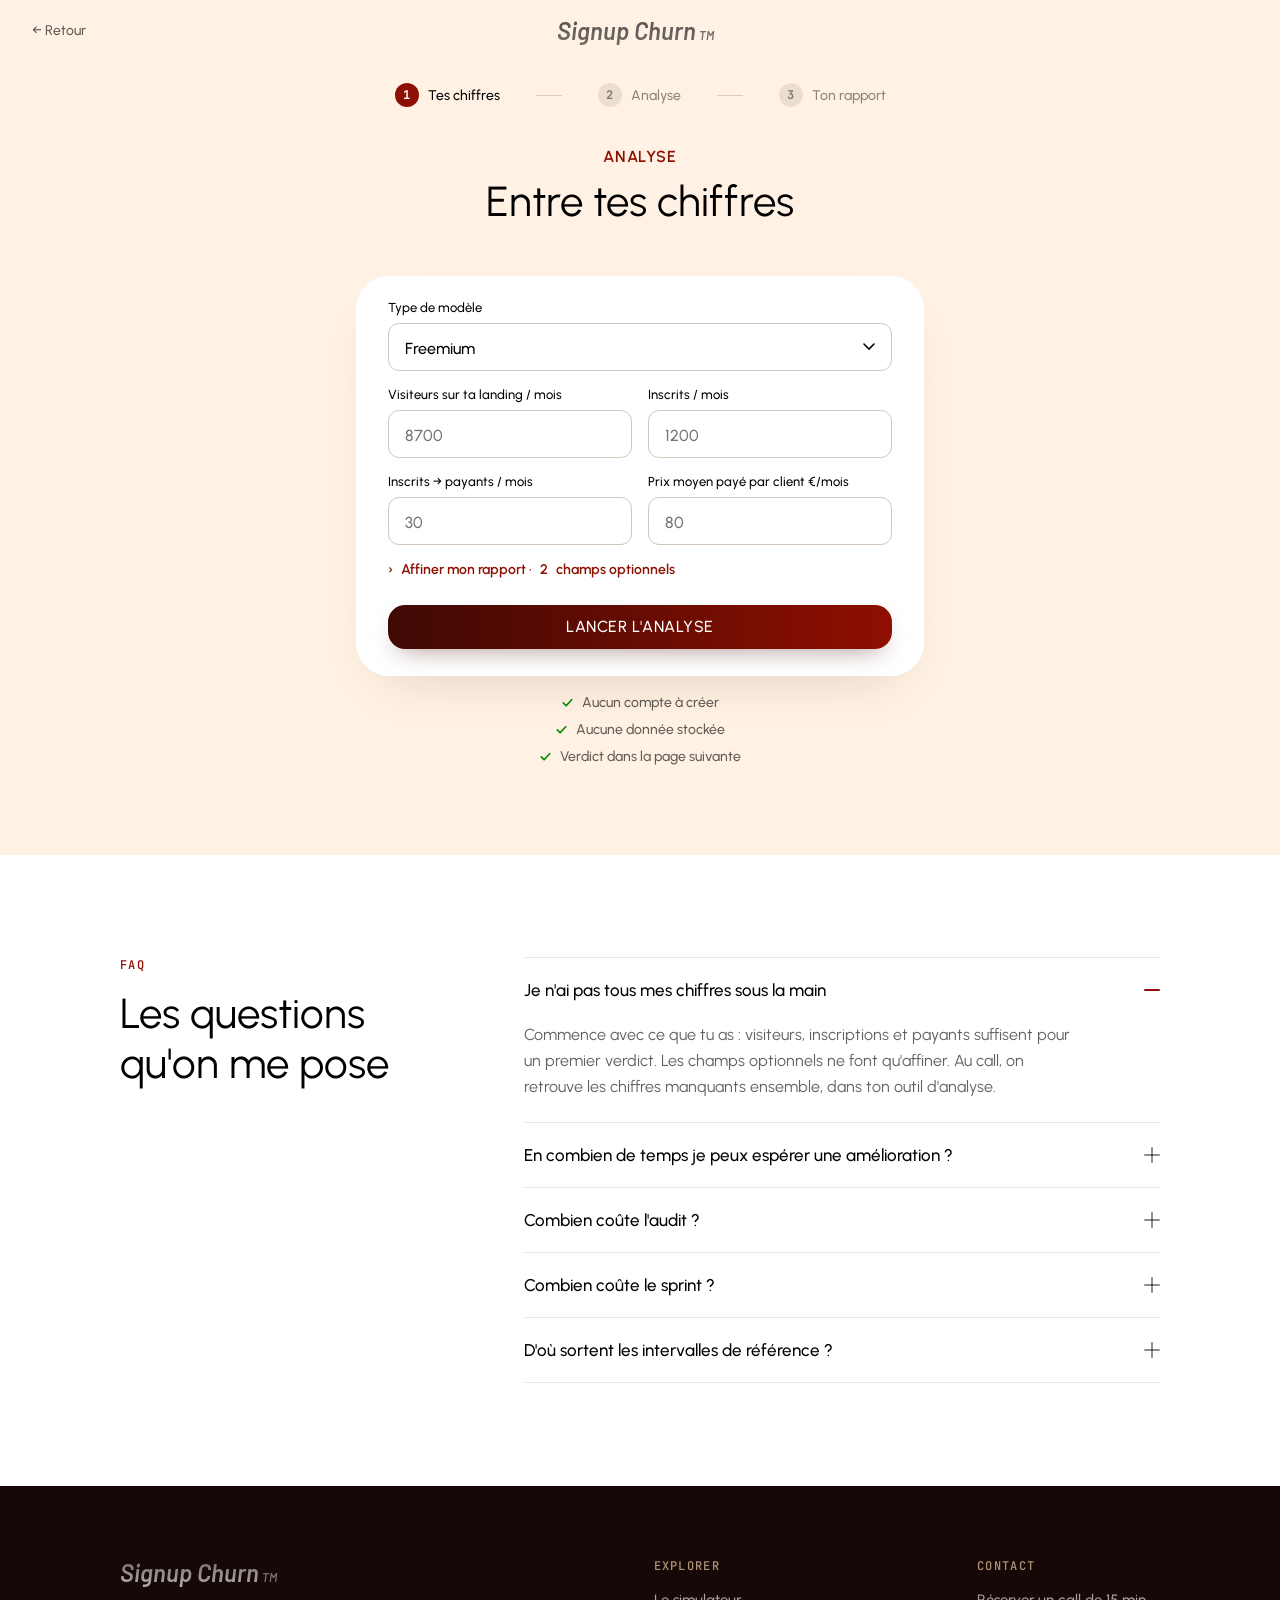
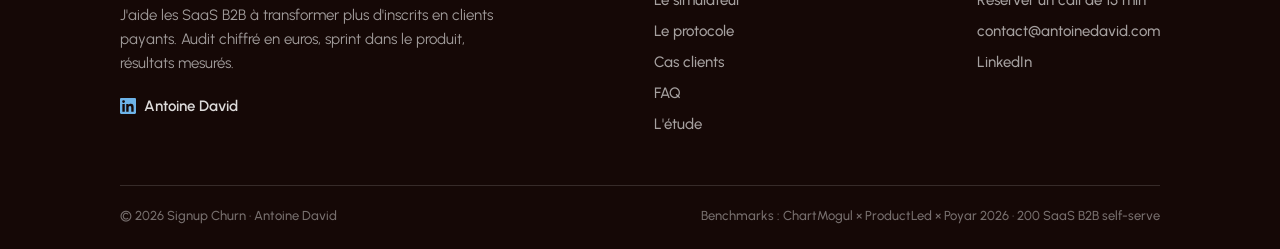
<file: resultats.html>
<!DOCTYPE html>
<html lang="fr">
<head>
<meta charset="UTF-8">
<meta name="viewport" content="width=device-width, initial-scale=1.0">
<title>Ton rapport · Ta position face au marché | Signup Churn</title>
<meta name="description" content="Ton funnel comparé aux moyennes de 200 SaaS B2B : verdict par marqueur et manque à gagner annuel chiffré en euros.">
<link rel="icon" type="image/png" sizes="64x64" href="assets/favicon-64.png">
<link rel="apple-touch-icon" href="assets/favicon-180.png">
<link rel="preconnect" href="https://fonts.googleapis.com">
<link rel="preconnect" href="https://fonts.gstatic.com" crossorigin>
<link href="https://fonts.googleapis.com/css2?family=Barlow:ital,wght@1,600&family=JetBrains+Mono:wght@400;500;700&family=Urbanist:wght@400;500;600;700&display=swap" rel="stylesheet">
<link rel="stylesheet" href="css/styles.css">
</head>
<body class="sim-page">

<header class="sim-header site-header--light">
  <a class="back" href="analyse.html" id="editLink">← Modifier mes chiffres</a>
  <a class="logo" href="index.html">
    <span class="logo-name">Signup Churn</span><span class="logo-tm">TM</span>
  </a>
  <span style="width:64px"></span>
</header>

<!-- Funnel : Tes chiffres → Analyse → Ton rapport -->
<nav class="wizard-steps" aria-label="Étapes">
  <div class="wstep done" data-step="1"><span class="num">1</span><span class="lbl">Tes chiffres</span></div>
  <span class="wstep-sep"></span>
  <div class="wstep active" data-step="2" id="wstep2"><span class="num">2</span><span class="lbl">Analyse</span></div>
  <span class="wstep-sep"></span>
  <div class="wstep" data-step="3" id="wstep3"><span class="num">3</span><span class="lbl">Ton rapport</span></div>
</nav>

<!-- ============ OVERLAY ANALYSE (mécanique Golden) ============ -->
<div class="analysis-overlay" id="analysisOverlay">
  <div class="sim-head">
    <span class="kicker">Analyse</span>
    <h1>Analyse en cours…</h1>
  </div>
  <div class="analysis-card">
    <div class="analysis-line"><span class="dot"><span>1</span><svg viewBox="0 0 14 14" xmlns="http://www.w3.org/2000/svg"><path d="M2.5 7.5 5.5 10.5 11.5 4" stroke="#018d01" stroke-width="1.8" fill="none" stroke-linecap="round" stroke-linejoin="round"/></svg></span>Lecture de tes chiffres</div>
    <div class="analysis-line"><span class="dot"><span>2</span><svg viewBox="0 0 14 14" xmlns="http://www.w3.org/2000/svg"><path d="M2.5 7.5 5.5 10.5 11.5 4" stroke="#018d01" stroke-width="1.8" fill="none" stroke-linecap="round" stroke-linejoin="round"/></svg></span>Comparaison aux moyennes de 200 SaaS B2B</div>
    <div class="analysis-line"><span class="dot"><span>3</span><svg viewBox="0 0 14 14" xmlns="http://www.w3.org/2000/svg"><path d="M2.5 7.5 5.5 10.5 11.5 4" stroke="#018d01" stroke-width="1.8" fill="none" stroke-linecap="round" stroke-linejoin="round"/></svg></span>Calcul des écarts par marqueur</div>
    <div class="analysis-line"><span class="dot"><span>4</span><svg viewBox="0 0 14 14" xmlns="http://www.w3.org/2000/svg"><path d="M2.5 7.5 5.5 10.5 11.5 4" stroke="#018d01" stroke-width="1.8" fill="none" stroke-linecap="round" stroke-linejoin="round"/></svg></span>Chiffrage du manque à gagner</div>
    <p class="analysis-sub" id="analysisSub">Références : ChartMogul × ProductLed × Poyar 2026</p>
  </div>
</div>

<!-- ============ RAPPORT ============ -->
<main class="report-page" id="reportPage">

  <div class="sim-head report-head-anim">
    <span class="kicker">Résultat</span>
    <h1>Ta position face au marché</h1>
  </div>

  <div class="rcard">
    <div class="rtable">
      <div class="rtable-head">
        <span>Marqueur</span><span>Ton chiffre</span><span>Verdict</span><span>Ta position face au marché</span>
      </div>
      <div id="rows"></div>
      <div class="rfoot"><a class="rfoot-link" href="etude.html">D'où viennent ces moyennes et comment lire les verdicts → Consulter l'étude</a></div>
    </div>

    <div class="interp-card" id="interp">
      <span class="eyebrow" id="interpEyebrow">Ce que tu peux récupérer</span>
      <div class="total-label" id="totalLabel">Manque à gagner annuel</div>
      <div class="total-amount" id="totalAmount">·</div>
      <div class="derivation" id="derivation">
        <div class="deriv-head">Comment on arrive à ce montant</div>
        <div id="derivLines"></div>
      </div>

      <!-- Capture (Formspree) : le lead vient à toi -->
      <div class="capture-card" id="contact">
        <div class="cap-flag">
          <svg viewBox="0 0 24 24" xmlns="http://www.w3.org/2000/svg" fill="none" stroke="#c9b399" stroke-width="2" stroke-linecap="round" stroke-linejoin="round"><path d="M22 16.92v3a2 2 0 0 1-2.18 2 19.79 19.79 0 0 1-8.63-3.07 19.5 19.5 0 0 1-6-6 19.79 19.79 0 0 1-3.07-8.67A2 2 0 0 1 4.11 2h3a2 2 0 0 1 2 1.72c.127.96.361 1.903.7 2.81a2 2 0 0 1-.45 2.11L8.09 9.91a16 16 0 0 0 6 6l1.27-1.27a2 2 0 0 1 2.11-.45c.907.339 1.85.573 2.81.7A2 2 0 0 1 22 16.92z"/></svg>
          Je te contacte dans la journée
        </div>
        <h3 class="cap-title" id="capTitle">·</h3>
        <p class="cap-body" id="capBody">On examine en call plus précisément ton résultat avec le contexte de ton produit.</p>

        <form class="cap-form" id="phoneForm" novalidate>
          <label class="cap-label" for="leadPhone">Entre ton numéro</label>
          <input class="cap-input" type="tel" id="leadPhone" inputmode="tel" autocomplete="tel" placeholder="06 12 34 56 78">
          <button class="cta cta--light cta--block" type="submit" style="text-transform:uppercase;letter-spacing:.03em">
            <span class="chip-icon"><svg viewBox="0 0 14 14" xmlns="http://www.w3.org/2000/svg"><path d="M7 2.5 11.5 7 7 11.5M11.5 7H2.5" stroke="#000" stroke-width="1.6" fill="none" stroke-linecap="round" stroke-linejoin="round"/></svg></span>
            Échanger par message
          </button>
          <div class="cap-note">Gratuit · Je te contacte dans la journée</div>
        </form>

        <div class="cap-divider"><span></span>Ou<span></span></div>
        <a class="cap-calendly" href="https://calendly.com/signup-churn/call-15min" target="_blank" rel="noopener">Prendre rendez-vous sur mon Calendly</a>
      </div>
    </div>
  </div>

  <!-- ============ PROTOCOLE ============ -->
  <section class="section section--white">
    <div class="section-inner">
      <div class="head rv">
        <span class="eyebrow">Protocole · 4 étapes</span>
        <h2 class="section-title">1 mois pour récupérer ton MRR</h2>
      </div>
      <div class="steps rv-stagger">
        <div class="step step--first">
          <div class="step-meta"><span class="w">01</span><span class="d">Semaine 1</span></div>
          <h3>Audit</h3>
          <p>Je passe ton funnel au peigne fin, événement par événement, dans tes outils de tracking. Chaque fuite est chiffrée en euros.</p>
          <div class="step-out"><span class="arr">→</span>Ton plan d'action priorisé en €</div>
        </div>
        <div class="step">
          <div class="step-meta"><span class="w">02</span><span class="d">Semaine 2</span></div>
          <h3>Sprint</h3>
          <p>On corrige ensemble, directement dans le produit, jusqu'à ce que tes chiffres bougent. Pas de deck, pas de reco qui dort dans un drive.</p>
          <div class="step-out"><span class="arr">→</span>Les correctifs shippés en prod</div>
        </div>
        <div class="step">
          <div class="step-meta"><span class="w">03</span><span class="d">Semaine 4</span></div>
          <h3>Nouvelle mesure</h3>
          <p>Mêmes marqueurs, mêmes intervalles, zéro triche. On garde ce qui a bougé, on coupe le reste.</p>
          <div class="step-out"><span class="arr">→</span>Ton avant / après, chiffré</div>
        </div>
        <div class="step">
          <div class="step-meta"><span class="w">04</span><span class="d">J+90</span></div>
          <h3>Contrôle</h3>
          <p>Je reviens vérifier que les gains tiennent, une fois l'effet de nouveauté passé. Si ça a bougé, on ajuste.</p>
          <div class="step-out"><span class="arr">→</span>Des gains qui tiennent dans le temps</div>
        </div>
      </div>

      <!-- Signature -->
      <div class="signature signature--panel rv">
        <img class="sig-photo" src="assets/antoine.png" alt="Antoine David">
        <div class="sig-copy">
          <p class="sig-quote">« J'aide les SaaS à transformer plus d'inscrits en clients payants. Je ne sous-traite pas. C'est moi qui lis tes chiffres, et c'est moi que tu as en call. »</p>
          <div class="sig-name">
            <a class="sig-id" href="https://www.linkedin.com/in/antoinedavid1/" target="_blank" rel="noopener"><svg viewBox="0 0 24 24" xmlns="http://www.w3.org/2000/svg" fill="currentColor"><path d="M20.45 20.45h-3.55v-5.57c0-1.33-.03-3.04-1.85-3.04-1.85 0-2.14 1.45-2.14 2.94v5.67H9.36V9h3.41v1.56h.05c.47-.9 1.63-1.85 3.36-1.85 3.6 0 4.27 2.37 4.27 5.45v6.29zM5.34 7.43a2.06 2.06 0 1 1 0-4.13 2.06 2.06 0 0 1 0 4.13zM7.12 20.45H3.55V9h3.57v11.45zM22.22 0H1.77C.79 0 0 .77 0 1.72v20.56C0 23.23.79 24 1.77 24h20.45c.98 0 1.78-.77 1.78-1.72V1.72C24 .77 23.2 0 22.22 0z"/></svg>Antoine David</a>
            <span class="sep">·</span>
            <span class="sig-proof">Product strategist depuis 15 ans · +80 clients · +20 M€ récupérés</span>
          </div>
          <div class="logo-marquee logo-marquee--sm" aria-hidden="true"><div class="logo-marquee-track"><div class="logo-set"><span class="lg" style="--x:5.6px;--w:159.7px"></span><span class="lg" style="--x:199px;--w:107.4px"></span><span class="lg" style="--x:340.1px;--w:70px"></span><span class="lg" style="--x:443.7px;--w:132.7px"></span><span class="lg" style="--x:611.1px;--w:159px"></span><span class="lg" style="--x:809.3px;--w:100.1px"></span><span class="lg" style="--x:943.8px;--w:109.7px"></span><span class="lg" style="--x:1087.1px;--w:99px"></span><span class="lg" style="--x:1219.8px;--w:90.1px"></span></div><div class="logo-set"><span class="lg" style="--x:5.6px;--w:159.7px"></span><span class="lg" style="--x:199px;--w:107.4px"></span><span class="lg" style="--x:340.1px;--w:70px"></span><span class="lg" style="--x:443.7px;--w:132.7px"></span><span class="lg" style="--x:611.1px;--w:159px"></span><span class="lg" style="--x:809.3px;--w:100.1px"></span><span class="lg" style="--x:943.8px;--w:109.7px"></span><span class="lg" style="--x:1087.1px;--w:99px"></span><span class="lg" style="--x:1219.8px;--w:90.1px"></span></div></div></div>
        </div>
      </div>
    </div>
  </section>

  <!-- ============ CAS CLIENTS ============ -->
  <section class="section section--dark plx" data-plx="0.14">
    <div class="plx-layer"></div>
    <div class="section-inner">
      <div class="head rv">
        <span class="eyebrow eyebrow--tan">Cas clients</span>
        <h2 class="section-title" style="color:#fff">Mes scores les plus élevés</h2>
      </div>
      <div class="cases rv-stagger">
        <div class="case">
          <div class="case-id">
            <img src="assets/app-bible.png" alt="Luni · Bible">
            <div><span class="cn">Luni · Bible</span><span class="case-proof">★ 4,7 · 10M+ téléchargements</span></div>
          </div>
          <div class="case-big"><span class="cv-big">+123,7 K€</span><span class="cv-blabel">gagnés en 12 mois</span></div>
          <p class="case-ctx">+23,2 % de revenus, après avoir coupé tout le budget d'acquisition.</p>
          <div class="case-app"><a class="app-link" href="https://apps.apple.com/fr/app/bible-versets-sagesse/id1405764030" target="_blank" rel="noopener">Voir l'app →</a><a class="app-link" href="https://www.linkedin.com/posts/antoinedavid1_534k-de-revenues-et-10m-de-downloads-et-activity-7480160818525925376-0EgC" target="_blank" rel="noopener">Le post LinkedIn →</a></div>
        </div>
        <div class="case">
          <div class="case-id">
            <img src="assets/app-thefork.png" alt="TheFork">
            <div><span class="cn">TheFork</span><span class="case-proof">★ 4,8 · 10M+ téléchargements</span></div>
          </div>
          <div class="case-big"><span class="cv-big">+10,3 M€</span><span class="cv-blabel">générés en 2 ans</span></div>
          <p class="case-ctx">+30 % de conversion au signup, en réparant le parcours de réservation.</p>
          <div class="case-app"><a class="app-link" href="https://apps.apple.com/fr/app/thefork-guide-de-restaurants/id424850908" target="_blank" rel="noopener">Voir l'app →</a><a class="app-link" href="https://www.linkedin.com/posts/antoinedavid1_10-000-000-en-un-peu-plus-de-2-ans-jai-activity-7481232504083943424-vvIA" target="_blank" rel="noopener">Le post LinkedIn →</a></div>
        </div>
        <div class="case">
          <div class="case-id">
            <img src="assets/app-scanner.png" alt="Luni · Scanner">
            <div><span class="cn">Luni · Scanner</span><span class="case-proof">★ 4,6 · 26,7M+ téléchargements</span></div>
          </div>
          <div class="case-big"><span class="cv-big">−3 min.</span><span class="cv-blabel">de time-to-value</span></div>
          <p class="case-ctx">Sur une app à 46,4 M$ de revenus, chaque minute de friction coûte des millions.</p>
          <div class="case-app"><a class="app-link" href="https://apps.apple.com/fr/app/scanner-scan-pdf-document/id1291962681" target="_blank" rel="noopener">Voir l'app →</a><a class="app-link" href="https://www.linkedin.com/posts/antoinedavid1_464m-de-revenus-et-267m-de-t%C3%A9l%C3%A9chargements-activity-7482333509991346176-toOy" target="_blank" rel="noopener">Le post LinkedIn →</a></div>
        </div>
      </div>
      <div class="section-cta rv">
        <a class="cta cta--light" href="#contact" data-goal-cta style="text-transform:uppercase;letter-spacing:.03em">
          <span class="chip-icon"><svg viewBox="0 0 14 14" xmlns="http://www.w3.org/2000/svg"><path d="M7 2.5 11.5 7 7 11.5M11.5 7H2.5" stroke="#000" stroke-width="1.6" fill="none" stroke-linecap="round" stroke-linejoin="round"/></svg></span>
          <span data-goal-label>Récupérer mon manque à gagner</span>
        </a>
      </div>
    </div>
  </section>

  <!-- ============ FAQ ============ -->
  <section class="section">
    <div class="section-inner">
      <div class="faq-cols">
        <div class="faq-head rv">
          <span class="eyebrow">FAQ</span>
          <h2 class="section-title">Les questions qu'on me pose</h2>
        </div>
        <div class="faq-list rv" data-rv-delay="120" id="faqList"></div>
      </div>
    </div>
  </section>

  <!-- ============ CLÔTURE ============ -->
  <section class="section section--white">
    <div class="section-inner closing rv">
      <h2 class="closing-title">Tu sais ce que tu perds.<br>Voyons comment le récupérer.</h2>
      <a class="cta" href="#contact" data-goal-cta style="text-transform:uppercase;letter-spacing:.03em">
        <span class="chip-icon"><svg viewBox="0 0 14 14" xmlns="http://www.w3.org/2000/svg"><path d="M7 2.5 11.5 7 7 11.5M11.5 7H2.5" stroke="#fff" stroke-width="1.6" fill="none" stroke-linecap="round" stroke-linejoin="round"/></svg></span>
        <span data-goal-label>Récupérer mon manque à gagner</span>
      </a>
      <span class="mono-note">Gratuit · Sans compte · 2 min</span>
    </div>
  </section>

</main>


<!-- ============ FOOTER ============ -->
<footer class="site-footer">
  <div class="section-inner sf-grid">
    <div class="sf-brand">
      <a class="logo" href="index.html"><span class="logo-name">Signup Churn</span><span class="logo-tm">TM</span></a>
      <p class="sf-tag">J'aide les SaaS B2B à transformer plus d'inscrits en clients payants. Audit chiffré en euros, sprint dans le produit, résultats mesurés.</p>
      <a class="sf-in" href="https://www.linkedin.com/in/antoinedavid1/" target="_blank" rel="noopener"><svg viewBox="0 0 24 24" xmlns="http://www.w3.org/2000/svg" fill="currentColor"><path d="M20.45 20.45h-3.55v-5.57c0-1.33-.03-3.04-1.85-3.04-1.85 0-2.14 1.45-2.14 2.94v5.67H9.36V9h3.41v1.56h.05c.47-.9 1.63-1.85 3.36-1.85 3.6 0 4.27 2.37 4.27 5.45v6.29zM5.34 7.43a2.06 2.06 0 1 1 0-4.13 2.06 2.06 0 0 1 0 4.13zM7.12 20.45H3.55V9h3.57v11.45zM22.22 0H1.77C.79 0 0 .77 0 1.72v20.56C0 23.23.79 24 1.77 24h20.45c.98 0 1.78-.77 1.78-1.72V1.72C24 .77 23.2 0 22.22 0z"/></svg>Antoine David</a>
    </div>
    <nav class="sf-col" aria-label="Explorer">
      <span class="sf-h">Explorer</span>
      <a href="analyse.html">Le simulateur</a>
      <a href="index.html#protocole">Le protocole</a>
      <a href="index.html#cas">Cas clients</a>
      <a href="index.html#faq">FAQ</a>
      <a href="etude.html">L'étude</a>
    </nav>
    <div class="sf-col">
      <span class="sf-h">Contact</span>
      <a href="https://calendly.com/signup-churn/call-15min" target="_blank" rel="noopener">Réserver un call de 15 min</a>
      <a href="mailto:contact@antoinedavid.com">contact@antoinedavid.com</a>
      <a href="https://www.linkedin.com/in/antoinedavid1/" target="_blank" rel="noopener">LinkedIn</a>
    </div>
  </div>
  <div class="section-inner sf-bottom">
    <span>© 2026 Signup Churn · Antoine David</span>
    <span><a class="sf-study" href="etude.html">Benchmarks : ChartMogul × ProductLed × Poyar 2026 · 200 SaaS B2B self-serve</a></span>
  </div>
</footer>

<script src="js/models.js"></script>
<script src="js/faq.js"></script>
<script src="js/resultats.js"></script>
<script src="js/fx.js"></script>
</body>
</html>
</file>
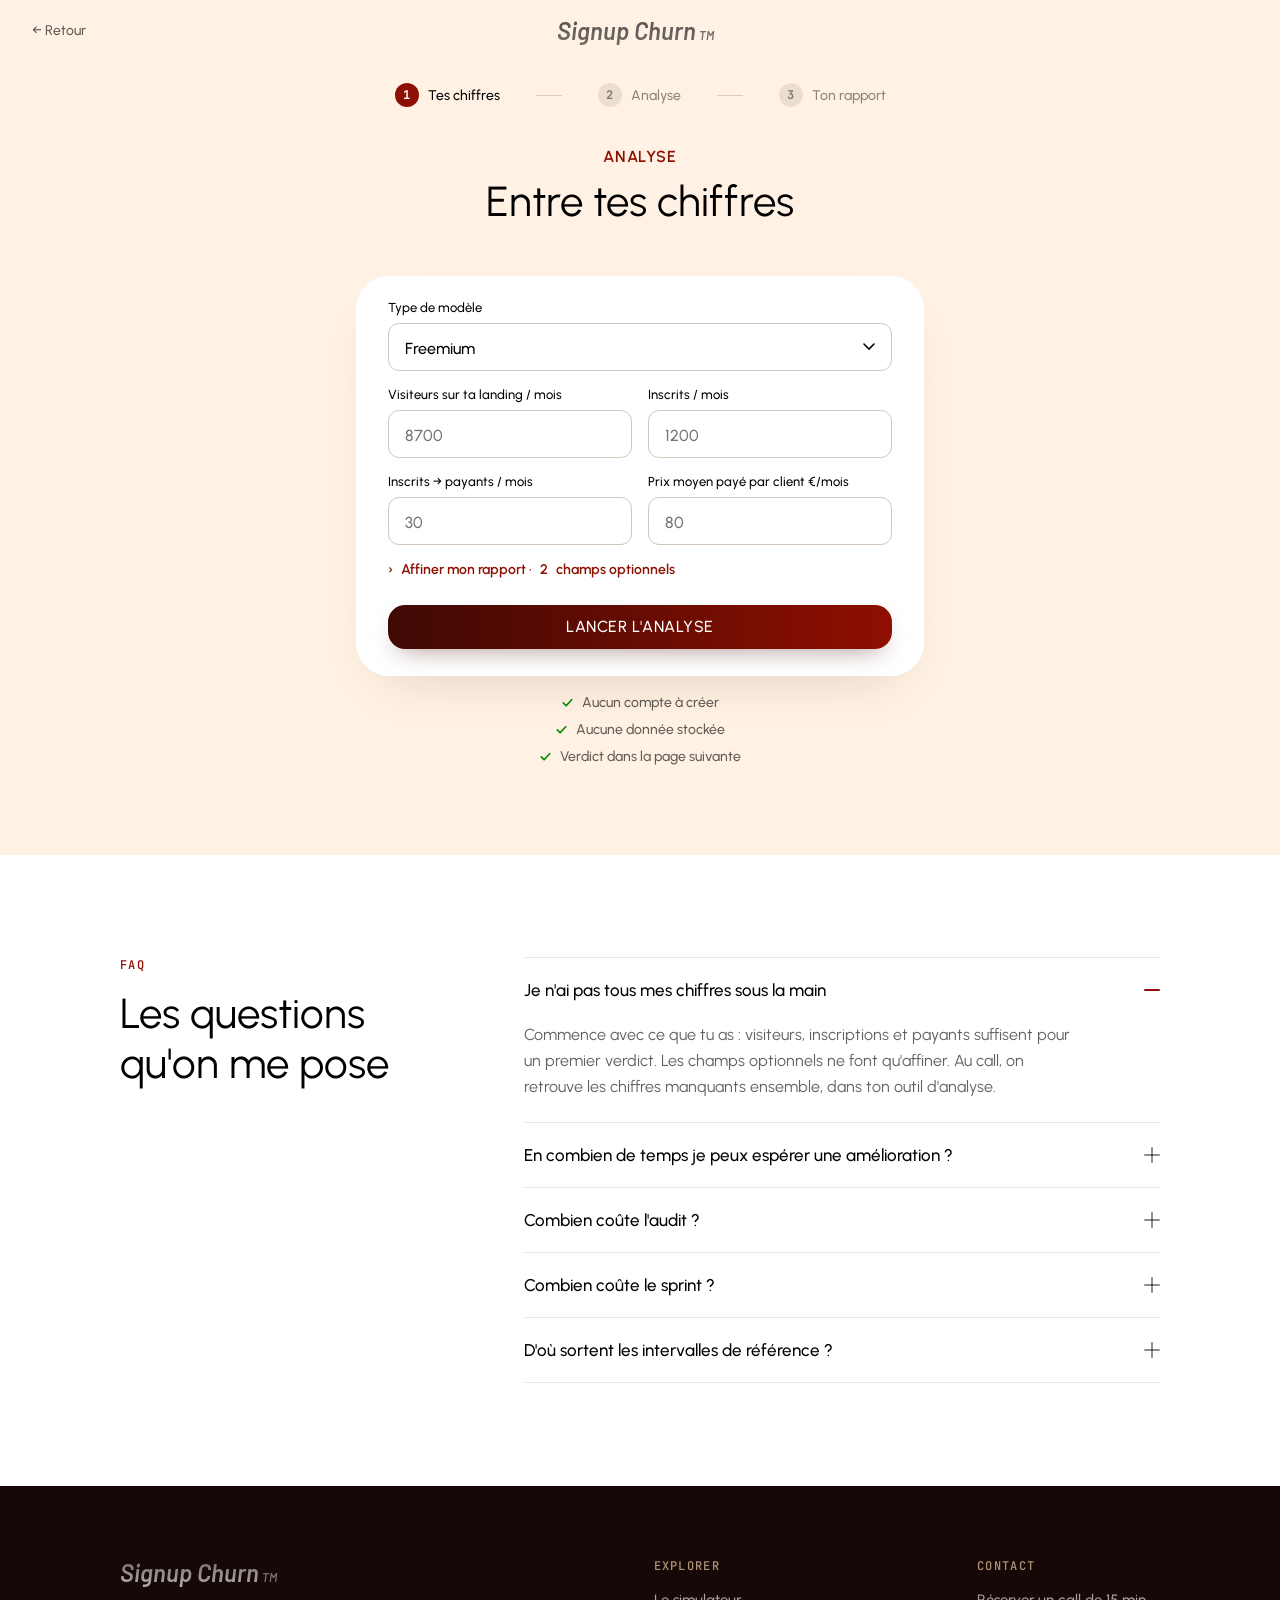
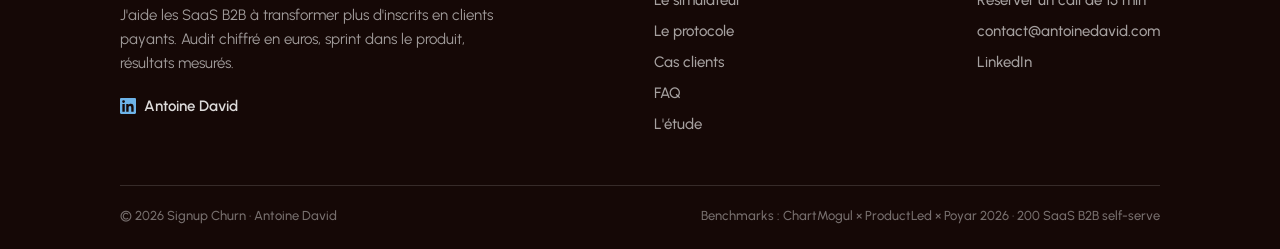
<file: simulateur.html>
<!DOCTYPE html>
<html lang="fr">
<head>
<meta charset="UTF-8">
<title>Redirection…</title>
<script>
  // Ancienne URL du simulateur → nouvelle page Analyse (querystring conservé)
  location.replace('analyse.html' + location.search);
</script>
<meta http-equiv="refresh" content="0;url=analyse.html">
</head>
<body></body>
</html>
</file>
<file: css/styles.css>
/* ============================================================
   Signup Churn — DA Pencil
   Crème #fff1e3 · Rouge #8c0f02 · Tan #b09478 · Vert #018d01
   Urbanist (texte) · Barlow italic (logo) · JetBrains Mono (data)
   ============================================================ */

:root{
  --cream:#fff1e3;
  --white:#ffffff;
  --red:#8c0f02;
  --red-deep:#3f0904;
  --red-grad:linear-gradient(90deg,#3f0904 0%,#8f0f01 100%);
  --light-grad:linear-gradient(90deg,#a48669 0%,#fdefd8 100%);
  --red-chip-bg:#ffe6e3;
  --amber:#804200;
  --amber-chip-bg:#f0e2ca;
  --green:#018d01;
  --green-chip-bg:#e3ffe9;
  --tan:#b09478;
  --ink:#000000;
  --ink-62:rgba(0,0,0,.62);
  --ink-46:rgba(0,0,0,.46);
  --ink-40:rgba(0,0,0,.40);
  --line:rgba(0,0,0,.09);
  --input-border:#d3c7bb;
  --zone:#f2e5d4;
  --font-body:'Urbanist',system-ui,sans-serif;
  --font-mono:'JetBrains Mono',ui-monospace,monospace;
  --font-logo:'Barlow',system-ui,sans-serif;
}

*,*::before,*::after{box-sizing:border-box}
body{margin:0;font-family:var(--font-body);background:var(--cream);color:var(--ink);-webkit-font-smoothing:antialiased}
a{color:inherit;text-decoration:none}
button{font-family:var(--font-body);cursor:pointer;border:none;background:none;padding:0}
img{max-width:100%;display:block}

/* ---------- Primitives ---------- */

.eyebrow{
  font-family:var(--font-mono);font-size:12px;font-weight:500;
  letter-spacing:1.3px;text-transform:uppercase;color:var(--red);
}
.eyebrow--tan{color:var(--tan)}
.mono-note{
  font-family:var(--font-mono);font-size:12px;font-weight:500;
  letter-spacing:1.3px;text-transform:uppercase;color:var(--ink-40);
}
.section-title{
  font-size:clamp(30px,3.4vw,42px);line-height:1.19;font-weight:400;margin:0;
}
.section{padding:clamp(64px,8vw,112px) clamp(20px,6vw,80px)}
.section--white{background:var(--white)}
.section-inner{max-width:1040px;margin:0 auto}
.head{display:flex;flex-direction:column;gap:16px;margin-bottom:48px}

/* CTA principal — dégradé rouge sombre */
.cta{
  display:inline-flex;align-items:center;justify-content:center;gap:12px;
  padding:14px 28px;border-radius:17px;
  background-image:var(--red-grad);
  color:#fff;font-size:16px;font-weight:500;line-height:1;
  transition:transform .15s ease, box-shadow .15s ease;
  box-shadow:0 10px 26px -12px rgba(63,9,4,.55);
}
.cta:hover{transform:translateY(-1px);box-shadow:0 14px 30px -12px rgba(63,9,4,.65)}
.cta .chip-icon{
  width:25px;height:25px;border-radius:50%;flex:0 0 auto;
  background:rgba(255,255,255,.31);
  display:inline-flex;align-items:center;justify-content:center;
}
.cta .chip-icon svg{width:13px;height:13px}
/* CTA clair — dégradé tan → crème (hero / sections sombres) */
.cta--light{
  background-image:var(--light-grad);color:var(--ink);
  box-shadow:0 10px 26px -12px rgba(0,0,0,.5);
}
.cta--light .chip-icon{background:rgba(0,0,0,.14)}
.cta--block{width:100%}

/* Chips de verdict */
.chip{
  display:inline-flex;padding:5px 9px;border-radius:6px;
  font-family:var(--font-mono);font-size:12px;font-weight:500;letter-spacing:1.3px;
  text-transform:uppercase;white-space:nowrap;
}
.chip--ko{background:var(--red-chip-bg);color:var(--red)}
.chip--warn{background:var(--amber-chip-bg);color:var(--amber)}
.chip--ok{background:var(--green-chip-bg);color:var(--green)}
.chip--locked{background:rgba(0,0,0,.06);color:var(--ink-46)}

/* ---------- Header ---------- */

.site-header{
  display:flex;justify-content:center;align-items:center;gap:3px;
  padding:16px 32px;
}
.logo{display:flex;align-items:baseline;gap:3px}
.logo-name{
  font-family:var(--font-logo);font-style:italic;font-weight:600;
  font-size:24px;color:#fff;
}
.logo-tm{font-family:var(--font-logo);font-style:italic;font-weight:600;font-size:12px;color:#736e6c}
.site-header--light .logo-name{color:var(--ink)}

/* ---------- Hero (fond texturé sombre) ---------- */

.hero-wrap{
  background:#181310 url('../assets/bg-texture.jpg') center / cover no-repeat;
  color:#fff;
}
.hero{
  display:flex;flex-direction:column;align-items:center;gap:32px;
  padding:27px 20px 32px;text-align:center;
}
.hero-badges{display:flex;gap:14px;flex-wrap:wrap;justify-content:center;margin-top:44px}
.hero-badge{
  padding:5px 10px;border-radius:9px;
  background-image:linear-gradient(90deg,rgba(255,255,255,.03) 0%,rgba(255,255,255,.21) 100%);
  color:rgba(255,255,255,.57);font-size:16px;font-weight:500;
}
.hero h1{
  font-size:clamp(32px,4vw,44px);line-height:1.18;font-weight:400;
  max-width:680px;margin:0;color:#fff;
}
.hero-sub{
  font-size:clamp(17px,2vw,22px);line-height:1.64;font-weight:400;
  color:rgba(255,255,255,.72);max-width:590px;margin:0;
}
.hero-action{display:flex;flex-direction:column;align-items:center;gap:13px}
.hero-photo{
  width:132px;height:120px;object-fit:cover;border-radius:22px;
  box-shadow:0 18px 40px -14px rgba(0,0,0,.6);
}
.hero .mono-note{color:rgba(255,255,255,.4);text-align:center}

.hero-logos{display:flex;flex-direction:column;gap:16px;align-items:center;padding:26px 20px 10px}
.hero-logos p{margin:0;font-size:16px;font-weight:700;color:rgba(255,255,255,.51);text-align:center}
.logo-row{
  display:flex;gap:34px;flex-wrap:wrap;justify-content:center;align-items:center;
  opacity:.42;
}
.logo-row span{
  font-size:21px;font-weight:700;color:#fff;letter-spacing:.01em;white-space:nowrap;
}

/* Bandeau de preuve (mécanique Golden : compteurs) */
.proof-strip{
  display:flex;gap:clamp(28px,6vw,84px);flex-wrap:wrap;justify-content:center;
  padding:34px 20px 44px;
}
.proof-item{display:flex;flex-direction:column;gap:6px;align-items:center;text-align:center}
.proof-item .v{font-size:clamp(26px,3vw,34px);font-weight:600;color:#fff}
.proof-item .k{
  font-family:var(--font-mono);font-size:12px;font-weight:500;
  letter-spacing:1.3px;text-transform:uppercase;color:rgba(255,255,255,.42);
}

/* ---------- Barre sticky (mécanique Golden : CTA persistant) ---------- */

.sticky-cta{
  position:fixed;left:0;right:0;bottom:0;z-index:50;
  display:flex;justify-content:center;align-items:center;gap:18px;
  padding:12px 20px;
  background:rgba(24,19,16,.92);backdrop-filter:blur(8px);
  transform:translateY(110%);transition:transform .3s ease;
}
.sticky-cta.visible{transform:translateY(0)}
.sticky-cta .t{color:rgba(255,255,255,.8);font-size:15px;font-weight:500}
.sticky-cta .cta{padding:11px 22px;font-size:15px}
@media (max-width:640px){.sticky-cta .t{display:none}}

/* ---------- Médianes par modèle (carte sombre, mécanique Golden : gratuit → perso) ---------- */

.mcard{
  margin-top:96px;
  background:#1c0d09 url('../assets/bg-texture.jpg') center/cover no-repeat;
  border:1px solid rgba(255,255,255,.15);
  border-radius:28px;
  box-shadow:0 18px 44px rgba(63,9,4,.2);
  padding:40px;
  display:flex;flex-direction:column;gap:30px;
  overflow:hidden;
}
.mcard-head{display:flex;justify-content:space-between;align-items:center;gap:16px 32px;flex-wrap:wrap}
.mcard-eyebrow{
  font-family:var(--font-mono);font-size:12px;font-weight:500;
  letter-spacing:1.3px;text-transform:uppercase;color:var(--tan);
}
.mcard-note{font-size:13px;font-weight:500;color:rgba(255,255,255,.54)}
.mmodels{display:flex;gap:12px}
.mmodel{
  flex:1 1 0;display:flex;flex-direction:column;gap:16px;
  padding:20px;border-radius:16px;min-width:0;
  transition:background .25s ease,box-shadow .25s ease;
}
.mmodel .mtitle{display:flex;flex-direction:column;gap:3px}
.mmodel .n{font-size:18px;font-weight:600;color:#fff;transition:color .25s ease}
.mmodel .s{font-size:13px;font-weight:500;color:rgba(255,255,255,.65);transition:color .25s ease}
.mmetrics{display:flex;flex-direction:column}
.mrow{
  display:flex;justify-content:space-between;align-items:center;gap:10px;
  padding:11px 0;border-top:1px solid rgba(255,255,255,.24);
  transition:border-color .25s ease;
}
.mrow .k{font-size:12.5px;font-weight:500;color:rgba(255,255,255,.77);transition:color .25s ease}
.mrow .v{font-family:var(--font-mono);font-size:15px;font-weight:700;color:#fff;white-space:nowrap;transition:color .25s ease}
.mfoot{position:relative;min-height:38px;display:flex;align-items:center}
.mpanel{
  font-family:var(--font-mono);font-size:12px;font-weight:500;
  letter-spacing:1.3px;text-transform:uppercase;color:rgba(255,255,255,.65);
  transition:opacity .25s ease;
}
.mcta{
  position:absolute;inset:0;display:flex;justify-content:center;align-items:center;gap:8px;
  background:var(--red-grad);border-radius:14px;
  padding:9px 10px;font-size:12.5px;font-weight:500;line-height:1.35;
  color:#fff;text-align:center;
  opacity:0;transition:opacity .25s ease;
}
.mmodel:hover{background:var(--cream);box-shadow:0 10px 24px rgba(0,0,0,.25)}
.mmodel:hover .n{color:var(--ink)}
.mmodel:hover .s{color:var(--ink-46)}
.mmodel:hover .mrow{border-top-color:rgba(0,0,0,.12)}
.mmodel:hover .mrow .k{color:var(--ink-62)}
.mmodel:hover .mrow .v{color:var(--ink)}
.mmodel:hover .mcta,.mmodel:focus-visible .mcta{opacity:1}
.mmodel:hover .mpanel,.mmodel:focus-visible .mpanel{opacity:0}
@media (hover:none){.mcta{opacity:1}.mpanel{opacity:0}}
@media (max-width:1020px){.mmodels{flex-wrap:wrap}.mmodel{flex:1 1 44%}.mcta{opacity:1}.mpanel{opacity:0}}
@media (max-width:640px){.mmodel{flex:1 1 100%}.mcard{padding:28px 22px}}

/* Bandeau "vente sans démo" (cible sales-led → self-serve) */
.demo-band{
  margin-top:32px;padding:22px 26px;background:var(--cream);
  border-left:3px solid var(--red);border-radius:16px;
  display:flex;gap:24px 32px;justify-content:space-between;align-items:center;flex-wrap:wrap;
}
.demo-band .copy{flex:1 1 380px;min-width:0;display:flex;flex-direction:column;gap:9px}
.demo-band .tag{
  align-self:flex-start;padding:5px 9px;border-radius:6px;background:var(--red-chip-bg);
  font-size:14px;font-weight:600;letter-spacing:1.3px;text-transform:uppercase;color:var(--red);
}
.demo-band .constat{margin:0;font-size:18px;line-height:25px;font-weight:600;color:var(--ink)}
.demo-band .alt2{margin:0;font-size:15px;line-height:23px;font-weight:500;color:var(--ink-62)}
.cta-outline{
  display:inline-flex;align-items:center;gap:8px;padding:11px 18px;
  border:1.5px solid var(--red);border-radius:14px;
  font-size:15px;font-weight:600;color:var(--red);white-space:nowrap;
  transition:background .2s ease;
}
.cta-outline svg{width:15px;height:15px}
.cta-outline:hover{background:var(--red-chip-bg)}

/* ---------- Témoignages ---------- */

.testi-grid{display:grid;grid-template-columns:repeat(3,1fr);gap:40px}
@media (max-width:900px){.testi-grid{grid-template-columns:1fr}}
.testi{display:flex;flex-direction:column;gap:28px}
.testi .quote{margin:0;font-size:18px;line-height:1.56;font-weight:400}
.testi .author{display:flex;align-items:center;gap:14px}
.testi .avatar{width:44px;height:44px;border-radius:14px;object-fit:cover}
.testi .n{font-size:14px;font-weight:600}
.testi .r{font-size:14px;font-weight:500;color:var(--ink-62)}
.testi .delta{
  border-top:1px solid var(--line);padding-top:16px;
  display:flex;flex-direction:column;gap:10px;
}
.testi .metric{
  font-family:var(--font-mono);font-size:12px;font-weight:500;
  letter-spacing:1.3px;text-transform:uppercase;color:var(--ink-62);
}
.testi .values{display:flex;align-items:center;gap:10px;font-family:var(--font-mono);font-size:18px}
.testi .before{color:var(--ink-62);font-weight:500}
.testi .after{color:var(--green);font-weight:700}
.testi .arr{color:var(--ink-40)}

/* ---------- Protocole ---------- */

.steps{display:grid;grid-template-columns:repeat(4,1fr);gap:32px}
@media (max-width:900px){.steps{grid-template-columns:repeat(2,1fr)}}
@media (max-width:560px){.steps{grid-template-columns:1fr}}
.step{
  border-top:1px solid var(--line);padding-top:20px;
  display:flex;flex-direction:column;gap:16px;
}
.step .meta{display:flex;justify-content:space-between;gap:12px}
.step .i{font-family:var(--font-mono);font-size:12px;font-weight:500;letter-spacing:1.3px;color:var(--red)}
.step .w{font-family:var(--font-mono);font-size:12px;font-weight:500;letter-spacing:1.3px;text-transform:uppercase;color:rgba(0,0,0,.35)}
.step .t{font-size:22px;font-weight:500;margin:0}
.step .d{font-size:16px;line-height:1.62;color:var(--ink-62);margin:0}
.proto-cta{margin-top:52px;display:flex;justify-content:center}

/* ---------- Signature analyste ---------- */

.signature{display:flex;gap:40px;align-items:flex-start}
@media (max-width:720px){.signature{flex-direction:column}}
.signature .photo{
  width:134px;height:134px;flex:0 0 auto;border-radius:32px;
  object-fit:cover;background:#e7ded2;
}
.signature blockquote{
  margin:0;font-size:clamp(21px,2.4vw,28px);line-height:1.72;font-style:italic;font-weight:400;
}
.signature .who{display:flex;align-items:center;gap:10px;margin-top:20px;flex-wrap:wrap}
.signature .n{font-size:14px;font-weight:600}
.signature .sep{font-family:var(--font-mono);font-size:12px;color:rgba(0,0,0,.25)}
.signature .r{font-size:14px;font-weight:500;color:var(--ink-62)}

/* ---------- Cas cliniques (fond sombre) ---------- */

.cases-wrap{
  background:#181310 url('../assets/bg-texture.jpg') center / cover no-repeat;
  color:#fff;
}
.cases-grid{display:grid;grid-template-columns:repeat(3,1fr);gap:0}
@media (max-width:860px){.cases-grid{grid-template-columns:1fr}}
.case{display:flex;flex-direction:column;gap:28px;padding:0 32px}
.case:first-child{padding-left:0}
.case:not(:first-child){border-left:1px solid rgba(255,255,255,.17)}
@media (max-width:860px){
  .case{padding:28px 0 0}
  .case:not(:first-child){border-left:none;border-top:1px solid rgba(255,255,255,.17)}
}
.case .identity{display:flex;justify-content:space-between;align-items:flex-start;gap:6px}
.case .k{
  font-family:var(--font-mono);font-size:12px;font-weight:500;
  letter-spacing:1.3px;text-transform:uppercase;color:rgba(255,255,255,.42);
}
.case .n{font-size:28px;font-weight:500;margin:2px 0 0}
.case .mark{
  width:45px;height:45px;border-radius:10px;flex:0 0 auto;overflow:hidden;
  display:flex;align-items:center;justify-content:center;
  background:rgba(255,255,255,.12);
  font-size:22px;font-weight:700;color:#fff;
}
.case .mark img{width:100%;height:100%;object-fit:contain}
.case .mark--fork{background:#8cff6e}
.case .stats{
  border-top:1px solid rgba(255,255,255,.17);padding-top:26px;
  display:flex;flex-direction:column;gap:22px;
}
.case .delta v,.case .stat-v{font-size:38px;font-weight:400;display:block;margin-top:4px}
.case .euro-v{font-size:48px;font-weight:600;color:var(--tan);display:block;margin-top:4px}
.cases-cta{margin-top:64px;display:flex;justify-content:center}

/* ---------- FAQ ---------- */

.faq{display:flex;gap:64px;justify-content:space-between;align-items:flex-start}
@media (max-width:860px){.faq{flex-direction:column;gap:40px}}
.faq-head{width:340px;flex:0 0 auto;display:flex;flex-direction:column;gap:16px}
@media (max-width:860px){.faq-head{width:auto}}
.faq-list{flex:1;max-width:636px;width:100%}
.faq-item{border-top:1px solid var(--line)}
.faq-item:last-child{border-bottom:1px solid var(--line)}
.faq-q{
  width:100%;display:flex;justify-content:space-between;align-items:center;gap:24px;
  padding:22px 0;text-align:left;
  font-size:17px;font-weight:500;color:var(--ink);
}
.faq-q .icon{
  width:16px;height:16px;flex:0 0 auto;position:relative;transition:transform .25s ease;
}
.faq-q .icon::before,.faq-q .icon::after{
  content:"";position:absolute;background:var(--ink);border-radius:1px;
}
.faq-q .icon::before{left:0;right:0;top:7px;height:2px}
.faq-q .icon::after{top:0;bottom:0;left:7px;width:2px;transition:opacity .2s}
.faq-item.open .icon{transform:rotate(90deg)}
.faq-item.open .icon::after{opacity:0}
.faq-a{
  font-size:16px;line-height:1.62;color:var(--ink-62);
}
.faq-a p{margin:0 0 22px;max-width:560px}

/* ---------- Clôture ---------- */

.closing{
  display:flex;gap:64px;justify-content:space-between;align-items:center;
  padding:52px 0 64px;flex-wrap:wrap;
}
.closing h2{font-size:clamp(30px,3.4vw,42px);line-height:1.19;font-weight:400;margin:0;max-width:560px}
.closing .action{display:flex;flex-direction:column;gap:14px;align-items:flex-end}
@media (max-width:720px){.closing .action{align-items:flex-start}}

/* ---------- Footer ---------- */

.footer{
  display:flex;justify-content:space-between;align-items:center;gap:20px;flex-wrap:wrap;
  padding:28px clamp(20px,6vw,80px);border-top:1px solid var(--line);
  font-size:13px;color:var(--ink-46);font-weight:500;
}
.footer a{color:var(--ink-62)}
.footer a:hover{color:var(--ink)}

/* ============================================================
   SIMULATEUR — wizard 3 étapes
   ============================================================ */

.sim-page{min-height:100vh;display:flex;flex-direction:column}
.sim-header{
  display:flex;align-items:center;justify-content:space-between;
  padding:16px clamp(20px,4vw,32px);
}
.sim-header .back{
  font-size:14px;font-weight:500;color:var(--ink-62);
  display:inline-flex;align-items:center;gap:6px;
}
.sim-header .back:hover{color:var(--ink)}

/* Indicateur d'étapes (mécanique Golden) */
.wizard-steps{
  display:flex;gap:clamp(14px,4vw,36px);justify-content:center;align-items:center;
  padding:22px 20px 6px;flex-wrap:wrap;
}
.wstep{display:flex;align-items:center;gap:9px}
.wstep .num{
  width:24px;height:24px;border-radius:50%;flex:0 0 auto;
  display:flex;align-items:center;justify-content:center;
  font-family:var(--font-mono);font-size:12px;font-weight:700;
  background:rgba(0,0,0,.08);color:var(--ink-46);
}
.wstep .lbl{font-size:14px;font-weight:500;color:var(--ink-46)}
.wstep.active .num{background:var(--red);color:#fff}
.wstep.active .lbl{color:var(--ink)}
.wstep.done .num{
  background:transparent;border:1.5px solid var(--red);color:transparent;
  font-size:0;position:relative;
}
.wstep.done .num::after{
  content:'';position:absolute;left:6px;top:6.5px;width:9px;height:5px;
  border-left:1.8px solid var(--red);border-bottom:1.8px solid var(--red);
  transform:rotate(-45deg);
}
.wstep.done .lbl{color:var(--ink-62)}
.wstep-sep{width:26px;height:1px;background:rgba(0,0,0,.15)}

/* Écran 1 — formulaire (carte blanche, DA Pencil) */
.sim-screen{display:none;flex-direction:column;align-items:center;gap:48px;padding:34px 20px 90px}
.sim-screen.active{display:flex}
.sim-head{display:flex;flex-direction:column;gap:4px;align-items:center;text-align:center}
.sim-head .kicker{font-size:16px;font-weight:600;color:var(--red);letter-spacing:.04em;text-transform:uppercase}
.sim-head h1{font-size:clamp(30px,4vw,42px);line-height:1.24;font-weight:400;margin:6px 0 0;max-width:580px}

.form-card{
  width:min(568px,100%);background:var(--white);border-radius:33px;
  padding:24px 32px 27px;display:flex;flex-direction:column;gap:27px;
  box-shadow:0 24px 60px -30px rgba(63,9,4,.18);
}
@media (max-width:480px){.form-card{padding:20px 20px 24px;border-radius:24px}}
.form-fields{display:flex;flex-direction:column;gap:16px}
.form-row{display:flex;gap:16px}
@media (max-width:480px){.form-row{flex-direction:column}}
.field{flex:1;display:flex;flex-direction:column;gap:8px}
.field label{font-size:13px;font-weight:500}
.field input,.field select{
  width:100%;padding:15px 16px 12px;font-family:var(--font-body);
  font-size:16px;font-weight:500;color:var(--ink);
  background:var(--white);border:1px solid var(--input-border);border-radius:11px;
  outline:none;appearance:none;-webkit-appearance:none;
  transition:border-color .15s, box-shadow .15s;
}
.field select{
  background-image:url("data:image/svg+xml,%3Csvg xmlns='http://www.w3.org/2000/svg' width='12' height='8'%3E%3Cpath d='M1 1l5 5 5-5' stroke='%23000' stroke-width='1.6' fill='none' stroke-linecap='round'/%3E%3C/svg%3E");
  background-repeat:no-repeat;background-position:right 16px center;padding-right:40px;
}
.field input:focus,.field select:focus{border-color:var(--red);box-shadow:0 0 0 3px rgba(140,15,2,.12)}

/* Affiner (champs optionnels) */
.refine-toggle{
  display:flex;align-items:center;gap:8px;
  font-size:14px;font-weight:600;color:var(--red);
}
.refine-toggle .icon{transition:transform .25s}
.refine-toggle.open .icon{transform:rotate(90deg)}
.refine{display:none;flex-direction:column;gap:16px}
.refine.open{display:flex}
.refine-hint{font-size:13px;line-height:1.55;color:var(--ink-46);font-weight:500;margin:0}

.form-notes{display:flex;flex-direction:column;gap:10px;align-items:center;padding-top:18px}
.form-note{display:flex;align-items:center;gap:8px;font-size:14px;font-weight:500;color:var(--ink-62)}
.form-note svg{width:13px;height:13px;flex:0 0 auto}

/* Écran 2 — analyse animée (mécanique Golden) */
.analysis-card{
  width:min(568px,100%);background:var(--white);border-radius:33px;
  padding:40px 32px;display:flex;flex-direction:column;gap:6px;
}
.analysis-line{
  display:flex;align-items:center;gap:14px;padding:13px 0;
  opacity:.25;transition:opacity .4s ease;
  font-size:16px;font-weight:500;
}
.analysis-line.on{opacity:1}
.analysis-line .dot{
  width:24px;height:24px;border-radius:50%;flex:0 0 auto;
  display:flex;align-items:center;justify-content:center;
  background:rgba(0,0,0,.06);
  font-family:var(--font-mono);font-size:12px;font-weight:700;color:var(--ink-46);
}
.analysis-line.on .dot{background:var(--green-chip-bg);color:var(--green)}
.analysis-line .dot svg{width:12px;height:12px;display:none}
.analysis-line.on .dot svg{display:block}
.analysis-line.on .dot span{display:none}
.analysis-sub{font-family:var(--font-mono);font-size:12px;letter-spacing:1.3px;text-transform:uppercase;color:var(--ink-40);text-align:center;margin-top:18px}

/* Écran 3 — rapport (DA Pencil "Section / Résultats") */
.report{
  width:min(1040px,100%);background:var(--white);border-radius:33px;
  padding:clamp(28px,5vw,64px);display:flex;flex-direction:column;gap:56px;
}
.report-head{display:flex;flex-direction:column;gap:16px}
.report-head h2{font-size:clamp(30px,3.4vw,42px);line-height:1.19;font-weight:400;margin:0}

.rtable{display:flex;flex-direction:column}
.rtable-head,.rrow{
  display:grid;grid-template-columns:1fr 110px 170px 320px;gap:24px;align-items:center;
}
@media (max-width:960px){
  .rtable-head{display:none}
  .rrow{grid-template-columns:1fr auto;grid-template-areas:"m v" "f f" "s s";row-gap:14px}
  .rrow .rmark{grid-area:m}.rrow .rval{grid-area:v}.rrow .rflag{grid-area:f}.rrow .rscale{grid-area:s}
}
.rtable-head{padding-bottom:14px}
.rtable-head span{
  font-family:var(--font-mono);font-size:12px;font-weight:500;letter-spacing:1.3px;
  text-transform:uppercase;color:var(--ink-40);
}
.rtable-head span:nth-child(2){text-align:right}
.rrow{border-top:1px solid var(--line);padding:22px 0}
.rrow .n{font-size:17px;font-weight:500}
.rrow .s{font-size:14px;font-weight:500;color:var(--ink-62);margin-top:4px}
.rrow .rval{
  font-family:var(--font-mono);font-size:21px;font-weight:700;text-align:right;white-space:nowrap;
}
.rrow .rval.ko{color:var(--red)}
.rrow .rval.warn{color:var(--amber)}
.rrow .rval.ok,.rrow .rval.mid{color:var(--ink)}

.scale{position:relative;width:100%;max-width:300px;height:26px}
.scale .track{position:absolute;left:0;right:0;top:11.5px;height:3px;background:rgba(0,0,0,.05);border-radius:2px}
.scale .zone{position:absolute;top:8px;height:10px;background:var(--zone);border-radius:5px}
.scale .med{position:absolute;top:5px;width:1.5px;height:16px;background:rgba(0,0,0,.15)}
.scale .dot{
  position:absolute;top:6.5px;width:13px;height:13px;border-radius:50%;
  outline:2.5px solid #fff;
}
.scale .dot.ko{background:var(--red)}
.scale .dot.warn{background:var(--amber)}
.scale .dot.ok{background:var(--green)}
.scale .dot.mid{background:var(--green)}
.rlecture{display:flex;gap:5px;align-items:center;margin-top:9px;font-size:13px}
.rlecture .b{font-weight:700}
.rlecture .b.ko,.rlecture .b.warn{color:var(--red)}
.rlecture .b.ok,.rlecture .b.mid{color:var(--green)}
.rlecture .c{font-weight:500;color:var(--ink-62)}

/* Ligne verrouillée (mécanique Golden : contenu 🔒) */
.rrow.locked .n,.rrow.locked .s{color:var(--ink-40)}
.rrow.locked .rval{color:var(--ink-40);filter:blur(5px);user-select:none}
.rrow.locked .rscale{display:flex;align-items:center;gap:10px}
.rrow.locked .unlock{
  font-size:13px;font-weight:600;color:var(--red);white-space:nowrap;
}
.rrow.locked .unlock:hover{text-decoration:underline}

.rfoot{
  border-top:1px solid var(--line);padding-top:20px;
  font-size:14px;line-height:1.58;color:var(--ink-62);font-weight:500;
}

/* Interprétation */
.interp{border-top:none;padding-top:20px;display:flex;flex-direction:column;gap:36px}
.interp-cols{display:flex;gap:64px;justify-content:space-between;align-items:stretch;flex-wrap:wrap}
.interp-left{flex:1;min-width:290px;display:flex;flex-direction:column;gap:32px}
.total-label{
  font-family:var(--font-mono);font-size:12px;font-weight:500;
  letter-spacing:1.3px;text-transform:uppercase;color:var(--ink-40);
}
.total-amount{font-size:clamp(46px,6vw,72px);line-height:1.05;font-weight:600;margin:10px 0}
.total-phrase{font-size:17px;line-height:1.6;color:var(--ink-62);max-width:520px}
.derivation{display:flex;flex-direction:column}
.deriv-head{
  font-family:var(--font-mono);font-size:12px;font-weight:500;letter-spacing:1.3px;
  text-transform:uppercase;color:var(--ink-40);padding-bottom:14px;
}
.deriv-line{
  display:flex;gap:20px;align-items:center;padding:14px 0;
  border-top:1px solid var(--line);
}
.deriv-line .k{flex:1;font-size:14px;font-weight:500}
.deriv-line .c{
  width:130px;flex:0 0 auto;text-align:right;
  font-family:var(--font-mono);font-size:12px;font-weight:500;letter-spacing:.3px;color:var(--ink-40);
}
.deriv-line .v{
  width:110px;flex:0 0 auto;text-align:right;
  font-family:var(--font-mono);font-size:13px;font-weight:700;
}
@media (max-width:560px){.deriv-line .c{display:none}}

/* Carte critique — CTA call */
.crit-card{
  width:380px;flex:0 0 auto;background:var(--red-chip-bg);border-radius:24px;
  padding:32px;display:flex;flex-direction:column;gap:39px;justify-content:space-between;
}
@media (max-width:860px){.crit-card{width:100%}}
.crit-card .flag{
  display:flex;align-items:center;gap:8px;
  font-family:var(--font-mono);font-size:12px;font-weight:500;letter-spacing:1.3px;
  text-transform:uppercase;color:var(--red);
}
.crit-card .flag svg{width:14px;height:14px}
.crit-card .flag-avatar{width:28px;height:28px;border-radius:50%;object-fit:cover;background:#fff}
.crit-card .cta-note{
  font-family:var(--font-mono);font-size:12px;font-weight:500;letter-spacing:1.3px;
  text-transform:uppercase;color:rgba(140,15,2,.65);text-align:center;margin-top:-3px;
}
.crit-form{display:flex;flex-direction:column;gap:10px}
.crit-form-label{font-size:13px;font-weight:600;color:var(--red)}
.crit-input{
  width:100%;padding:12px 14px;border:1px solid var(--input-border);border-radius:11px;
  font-family:var(--font-body);font-size:15px;background:#fff;color:var(--ink);
}
.crit-input:focus{outline:none;border-color:var(--red)}
.crit-input::placeholder{color:var(--ink-40)}
.crit-mini{display:flex;flex-direction:column;gap:8px;margin-top:6px}
.crit-mini-row{display:flex;gap:8px}
.crit-mini-row .crit-input{flex:1}
.mini-send{
  width:46px;flex:0 0 auto;border-radius:11px;background:var(--red-grad);
  color:#fff;font-size:17px;line-height:1;
}
.lead-ok{
  padding:14px;border-radius:11px;background:var(--green-chip-bg);
  font-size:14px;font-weight:600;color:var(--green);text-align:center;
}
.crit-card h3{margin:7px 0 0;font-size:26px;line-height:1.27;font-weight:400;color:var(--red)}
.crit-card .body{margin:17px 0 0;font-size:16px;line-height:1.62;color:rgba(140,15,2,.77)}
.crit-card .actions{display:flex;flex-direction:column;gap:11px}
.crit-card .proof{
  font-family:var(--font-mono);font-size:12px;font-weight:500;letter-spacing:1.3px;
  text-transform:uppercase;color:rgba(140,15,2,.58);text-align:center;
}
.crit-card .alt{
  font-size:13px;font-weight:600;color:var(--red);text-align:center;
}
.crit-card .alt:hover{text-decoration:underline}

.report-foot{
  display:flex;justify-content:center;gap:26px;align-items:center;flex-wrap:wrap;
  padding-top:8px;
}
.report-foot .restart{font-size:14px;font-weight:600;color:var(--ink-62)}
.report-foot .restart:hover{color:var(--ink)}

/* ============================================================
   V2 — Refonte 3 pages (Home / Analyse / Résultats)
   Animations, parallax, capture, nouvelles sections
   ============================================================ */

/* ---------- Reveal au scroll ---------- */
.rv{opacity:0;transform:translateY(26px);filter:blur(4px);
  transition:opacity .8s cubic-bezier(.2,.7,.2,1),transform .8s cubic-bezier(.2,.7,.2,1),filter .8s ease}
.rv.on{opacity:1;transform:none;filter:none}

/* ---------- Parallax ---------- */
.plx{position:relative;overflow:hidden}
.plx>.plx-layer{position:absolute;left:0;right:0;top:-16%;bottom:-16%;z-index:0;will-change:transform;pointer-events:none}
.plx>*:not(.plx-layer){position:relative;z-index:1}

/* ---------- Hero v2 ---------- */
.hero-wrap{background:#150806;padding-bottom:8px}
.hero-wrap>.plx-layer.hero-bg{background:url('../assets/hero-bg.jpg') center/cover no-repeat}
.hero .cta{padding:13px 26px;font-size:14px;font-weight:600}
.logo-row-real{display:flex;justify-content:center;max-width:100%;overflow:hidden}
@media (max-width:740px){.logo-row-real>div{transform:scale(.7);transform-origin:center top;margin-bottom:-8px}}

/* Cascade d'entrée du hero */
@keyframes heroIn{to{opacity:1;transform:none;filter:none}}
.hi{opacity:0;transform:translateY(20px);filter:blur(5px);animation:heroIn .85s cubic-bezier(.2,.7,.2,1) forwards}
.hi-1{animation-delay:.05s}.hi-2{animation-delay:.16s}.hi-3{animation-delay:.28s}.hi-4{animation-delay:.4s}.hi-5{animation-delay:.55s}

/* ---------- CTA affordance ---------- */
.cta{position:relative;overflow:hidden}
.cta::after{
  content:'';position:absolute;top:0;bottom:0;left:-70%;width:45%;
  background:linear-gradient(100deg,transparent,rgba(255,255,255,.3),transparent);
  transform:skewX(-18deg);pointer-events:none;transition:left .001s;
}
.cta:hover::after{left:135%;transition:left .65s ease}
.cta .chip-icon{transition:transform .3s cubic-bezier(.2,.7,.2,1)}
.cta:hover .chip-icon{transform:translateX(3px)}
.cta:active{transform:translateY(0) scale(.985)}
.cta:focus-visible,.cta-outline:focus-visible{outline:2px solid var(--red);outline-offset:3px}

/* ---------- Témoignages : chips entreprise + avatar ---------- */
.author-chips{display:flex;gap:8px;flex:0 0 auto}
.co-chip{width:45px;height:45px;border-radius:10px;overflow:hidden;display:flex;align-items:center;justify-content:center}
.co-chip img{width:100%;height:100%;object-fit:cover}
.co-chip[style*="background"] img{width:31px;height:31px;object-fit:contain}
.testi .avatar{width:45px;height:45px;border-radius:10px}

/* ---------- Protocole v2 ---------- */
.step-meta{display:flex;justify-content:space-between;align-items:baseline;gap:12px}
.step-meta .w{font-family:var(--font-mono);font-size:12px;font-weight:500;letter-spacing:1.3px;color:var(--red)}
.step-meta .d{font-family:var(--font-mono);font-size:12px;font-weight:500;letter-spacing:1.3px;text-transform:uppercase;color:rgba(0,0,0,.35)}
.step h3{font-size:22px;font-weight:500;margin:0}
.step p{font-size:16px;line-height:1.62;color:var(--ink-62);margin:0}
.section-cta{margin-top:64px;display:flex;justify-content:center}

/* ---------- Signature v2 ---------- */
.signature{display:flex;gap:36px;align-items:center}
@media (max-width:720px){.signature{flex-direction:column;align-items:flex-start}}
.sig-photo{width:96px;height:96px;border-radius:24px;object-fit:cover;background:#e9dccc;flex:0 0 auto}
.sig-copy{display:flex;flex-direction:column;gap:14px;max-width:760px}
.sig-quote{margin:0;font-size:clamp(19px,2.3vw,24px);line-height:1.5;font-style:italic;font-weight:500}
.sig-name{font-size:14px;font-weight:600}
.sig-name .sep{color:rgba(0,0,0,.25);margin:0 4px}
.sig-proof{color:var(--ink-62);font-weight:500}

/* ---------- Section sombre (cas clients) ---------- */
.section--dark{background:#150806}
.section--dark>.plx-layer{background:url('../assets/bg-texture.jpg') center/cover no-repeat}
.cases{display:grid;grid-template-columns:repeat(3,1fr);gap:0}
@media (max-width:860px){.cases{grid-template-columns:1fr}}
.case-id{display:flex;gap:14px;align-items:center}
.case-id img{width:44px;height:44px;border-radius:12px;object-fit:cover;flex:0 0 auto}
.ck{display:block;font-family:var(--font-mono);font-size:12px;font-weight:500;letter-spacing:1.3px;text-transform:uppercase;color:rgba(255,255,255,.5)}
.case-id .cn{display:block;font-size:20px;font-weight:500;color:#fff;margin-top:3px}
.case-rows{display:flex;flex-direction:column}
.crow{border-top:1px solid rgba(255,255,255,.16);padding:16px 0}
.crow .cv{display:block;font-size:34px;font-weight:500;color:#fff;margin-top:7px}
.crow .cv--gold{color:var(--tan);font-weight:600;font-size:40px}

/* ---------- FAQ v2 ---------- */
.faq-cols{display:flex;gap:64px;justify-content:space-between;align-items:flex-start}
@media (max-width:860px){.faq-cols{flex-direction:column;gap:40px}}
.faq-cols .faq-head{width:340px;flex:0 0 auto;display:flex;flex-direction:column;gap:16px}
@media (max-width:860px){.faq-cols .faq-head{width:auto}}
.faq-cols .faq-list{flex:1;max-width:636px;width:100%}
.faq-item{border-top:1px solid var(--line)}
.faq-item:last-child{border-bottom:1px solid var(--line)}
.faq-q{
  width:100%;display:flex;justify-content:space-between;align-items:center;gap:24px;
  padding:22px 0;font-size:17px;font-weight:500;text-align:left;color:var(--ink);
}
.faq-i{position:relative;width:16px;height:16px;flex:0 0 auto;transition:transform .35s cubic-bezier(.2,.7,.2,1)}
.faq-i::before,.faq-i::after{content:'';position:absolute;background:rgba(0,0,0,.44);border-radius:1px;transition:background .3s,opacity .3s}
.faq-i::before{left:0;right:0;top:7px;height:2px}
.faq-i::after{top:0;bottom:0;left:7px;width:2px}
.faq-item.open .faq-i{transform:rotate(180deg)}
.faq-item.open .faq-i::before{background:var(--red)}
.faq-item.open .faq-i::after{opacity:0}
.faq-a{display:grid;grid-template-rows:0fr;transition:grid-template-rows .5s cubic-bezier(.2,.7,.2,1)}
.faq-item.open .faq-a{grid-template-rows:1fr}
.faq-a-in{overflow:hidden}
.faq-a p{margin:0 0 22px;max-width:560px;font-size:16px;line-height:1.62;color:var(--ink-62)}

/* ---------- Clôture v2 ---------- */
.closing{flex-direction:column;align-items:center;gap:28px;text-align:center}
.closing-title{font-size:clamp(28px,3.6vw,40px);line-height:1.28;font-weight:400;margin:0;max-width:none}
.closing h2{max-width:760px}
.mono-note--dark{color:var(--ink-40)}

/* ---------- Overlay d'analyse (transition Golden) ---------- */
.sim-header,.wizard-steps{position:relative;z-index:70}
.analysis-overlay{
  position:fixed;inset:0;z-index:60;background:var(--cream);
  display:flex;flex-direction:column;align-items:center;justify-content:center;
  gap:44px;padding:140px 20px 60px;transition:opacity .55s ease;
}
.analysis-overlay.out{opacity:0;pointer-events:none}

/* ---------- Page Résultats ---------- */
.report-page{display:flex;flex-direction:column;opacity:0;transform:translateY(16px);transition:opacity .7s ease,transform .7s ease}
.report-page.in{opacity:1;transform:none}
.report-page>.sim-head{padding:34px 20px 44px}
.rcard{
  width:min(1040px,calc(100% - 40px));margin:0 auto 96px;
  background:var(--white);border-radius:33px;
  padding:clamp(24px,4vw,48px);
  display:flex;flex-direction:column;gap:44px;
}
@media (max-width:640px){.rcard{width:calc(100% - 24px);border-radius:24px}}

/* rows : apparition en cascade + curseurs animés */
@keyframes rowIn{from{opacity:0;transform:translateY(12px)}to{opacity:1;transform:none}}
.report-page .rrow{opacity:0}
.report-page.in .rrow{animation:rowIn .6s cubic-bezier(.2,.7,.2,1) forwards}
.report-page.in .rrow:nth-child(1){animation-delay:.15s}
.report-page.in .rrow:nth-child(2){animation-delay:.27s}
.report-page.in .rrow:nth-child(3){animation-delay:.39s}
.report-page.in .rrow:nth-child(4){animation-delay:.51s}
.report-page.in .rrow:nth-child(5){animation-delay:.63s}
.scale .dot{transition:left 1.1s cubic-bezier(.2,.7,.2,1) .45s}
.report-page:not(.in) .scale .dot{left:50% !important}

/* Carte interprétation (pêche, centrée) */
.interp-card{
  background:#fdeddc;border-radius:24px;
  padding:clamp(30px,4.5vw,52px);
  display:flex;flex-direction:column;align-items:center;gap:12px;text-align:center;
}
.report-page.in .interp-card{animation:rowIn .7s .55s cubic-bezier(.2,.7,.2,1) both}
.interp-card .eyebrow{margin-bottom:8px}
.interp-card .total-label{
  font-family:var(--font-mono);font-size:12px;font-weight:500;letter-spacing:1.3px;
  text-transform:uppercase;color:var(--ink-46);
}
.interp-card .total-amount{
  font-size:clamp(54px,7.5vw,86px);line-height:1.05;font-weight:700;margin:8px 0 4px;
  color:#7e1408;
  text-shadow:0 1px 0 #55100a,0 2px 0 #55100a,0 3px 0 #55100a,0 5px 10px rgba(63,9,4,.4);
  letter-spacing:.5px;font-variant-numeric:tabular-nums;
}
.interp-card .derivation{width:min(560px,100%);text-align:left;margin-top:18px}

/* Carte capture (sombre, texture) */
.capture-card{
  width:min(650px,100%);margin:26px auto 0;border-radius:24px;
  padding:clamp(36px,5vw,64px) clamp(24px,4vw,50px);
  display:flex;flex-direction:column;align-items:center;gap:16px;text-align:center;
  background:#1c0d09 url('../assets/bg-texture.jpg') center bottom/cover no-repeat;
  box-shadow:-18px 30px 40px rgba(97,33,21,.21);
}
.cap-flag{
  display:flex;gap:8px;align-items:center;
  font-family:var(--font-mono);font-size:12px;font-weight:500;letter-spacing:1.3px;
  text-transform:uppercase;color:#c9b399;
}
.cap-flag svg{width:14px;height:14px}
.cap-title{margin:2px 0 0;font-size:clamp(24px,3vw,32px);line-height:1.28;font-weight:400;color:#fff;max-width:440px}
.cap-body{margin:0;font-size:16px;line-height:1.62;color:rgba(255,255,255,.73);max-width:440px}
.cap-form{width:min(440px,100%);display:flex;flex-direction:column;gap:8px;margin-top:10px}
.cap-label{font-size:15px;font-weight:500;color:#fff;text-align:left}
.cap-input{
  width:100%;padding:15px 16px;border:none;border-radius:11px;
  background:#fff;font-family:var(--font-body);font-size:15px;color:var(--ink);
}
.cap-input:focus{outline:2px solid var(--tan);outline-offset:1px}
.cap-input::placeholder{color:rgba(0,0,0,.3)}
.cap-input.err{box-shadow:0 0 0 2.5px #ff9c8b}
.cap-form .cta--light{box-shadow:0 -13px 19px rgba(152,112,53,.27),0 15px 12px rgba(0,0,0,.14)}
.cap-note{font-size:14px;font-weight:500;color:rgba(255,255,255,.42);margin-top:2px}
.cap-divider{width:min(440px,100%);display:flex;gap:16px;align-items:center;color:rgba(255,255,255,.5);font-size:15px;margin-top:6px}
.cap-divider span{flex:1;height:1px;background:rgba(255,255,255,.22)}
.cap-calendly{
  font-size:14px;font-weight:600;color:#d9c1a7;letter-spacing:.06em;text-transform:uppercase;
  border-bottom:1px solid rgba(217,193,167,.4);padding-bottom:3px;transition:border-color .25s;
}
.cap-calendly:hover{border-color:#d9c1a7}
.capture-card .lead-ok{background:rgba(227,255,233,.95)}

/* ---------- Mouvement réduit ---------- */
@media (prefers-reduced-motion: reduce){
  .rv,.hi{opacity:1;transform:none;filter:none;animation:none;transition:none}
  .report-page .rrow{opacity:1;animation:none}
  .report-page.in .interp-card{animation:none}
  .scale .dot{transition:none}
  .report-page:not(.in) .scale .dot{left:auto}
  .cta::after{display:none}
}

/* Photo hero v2 : PNG détouré, sans cadre */
.hero-photo{width:150px;height:auto;border-radius:0;box-shadow:none;object-fit:contain;margin-bottom:-6px;filter:drop-shadow(0 22px 30px rgba(0,0,0,.45))}
/* Neutralise l'ancien accordéon (max-height) au profit du grid 0fr→1fr */
.faq-a{max-height:none;overflow:visible}
@media (max-width:480px){.logo-row-real>div{transform:scale(.52);margin-bottom:-16px}}

/* ---------- Corrections v2.1 ---------- */

/* Logo Signup Churn : dégradé (comme la maquette) */
.logo-name{
  background-image:linear-gradient(0deg,rgba(255,255,255,.67) 0%,rgba(153,153,153,.67) 100%);
  -webkit-background-clip:text;background-clip:text;color:transparent;
}
.site-header--light .logo-name{
  background-image:linear-gradient(0deg,rgba(43,43,43,.67) 0%,rgba(0,0,0,.67) 100%);
  color:transparent;
}

/* Marquee logos : défilement infini, sprite SVG, espacement constant
   (2 groupes identiques, translation de -50 % → boucle sans couture) */
.logo-marquee{
  --ls:.64;--lgap:64px;
  width:min(1000px,100%);overflow:hidden;
  -webkit-mask-image:linear-gradient(90deg,transparent,#000 8%,#000 92%,transparent);
  mask-image:linear-gradient(90deg,transparent,#000 8%,#000 92%,transparent);
}
.logo-marquee-track{display:flex;width:max-content;animation:logoScroll 44s linear infinite}
.logo-set{display:flex;align-items:center;gap:var(--lgap);padding-right:var(--lgap);flex:0 0 auto}
.lg{
  display:block;flex:0 0 auto;
  height:calc(47px * var(--ls));
  width:calc(var(--w) * var(--ls));
  background-image:url('../assets/logos-site.svg');
  background-repeat:no-repeat;
  background-size:calc(1316px * var(--ls)) auto;
  background-position:calc(var(--x) * var(--ls) * -1) 0;
}
@keyframes logoScroll{from{transform:translateX(0)}to{transform:translateX(-50%)}}
@media (max-width:640px){.logo-marquee{--ls:.5;--lgap:44px}.logo-marquee-track{animation-duration:34s}}

/* Variante signature : plus petit, logos assombris sur fond blanc */
.logo-marquee--sm{--ls:.42;--lgap:44px;width:min(560px,100%);margin-top:10px}
.logo-marquee--sm .logo-marquee-track{animation-duration:38s}
.logo-marquee--sm .lg{filter:invert(1);opacity:.45}

/* Gros chiffre : dégradé rouge + relief */
.interp-card .total-amount{
  background-image:linear-gradient(180deg,#a51503 0%,#4a0b03 100%);
  -webkit-background-clip:text;background-clip:text;color:transparent;
  text-shadow:none;
  filter:drop-shadow(0 3px 0 rgba(63,9,4,.55)) drop-shadow(0 10px 16px rgba(63,9,4,.3));
}

/* Calendly : sans soulignement */
.cap-calendly{border-bottom:none;padding-bottom:0}

/* Espacement signature sous le protocole (page résultats) */
.steps + .signature{margin-top:clamp(72px,9vw,112px)}

@media (prefers-reduced-motion: reduce){.logo-marquee-track{animation:none}}

/* ---------- Corrections v2.2 ---------- */

/* Calendly : soulignement animé au survol */
.cap-calendly{position:relative}
.cap-calendly::after{
  content:'';position:absolute;left:0;right:100%;bottom:-4px;height:1.5px;
  background:#d9c1a7;transition:right .35s cubic-bezier(.2,.7,.2,1);
}
.cap-calendly:hover::after{right:0}

/* Cas clients : au survol, note App Store + téléchargements + lien */
.case{position:relative}
.case-app{
  display:flex;flex-direction:column;gap:6px;align-items:flex-start;
  margin-top:18px;padding-top:16px;border-top:1px solid rgba(255,255,255,.16);
  opacity:0;transform:translateY(8px);
  transition:opacity .35s cubic-bezier(.2,.7,.2,1),transform .35s cubic-bezier(.2,.7,.2,1);
}
.case:hover .case-app,.case:focus-within .case-app{opacity:1;transform:none}
.app-note{font-size:15px;font-weight:600;color:#fff}
.app-note em{font-style:normal;font-weight:500;color:rgba(255,255,255,.55);font-size:13px}
.app-dl{
  font-family:var(--font-mono);font-size:12px;font-weight:500;letter-spacing:1.3px;
  text-transform:uppercase;color:rgba(255,255,255,.55);
}
.app-link{
  font-size:14px;font-weight:600;color:var(--tan);position:relative;margin-top:2px;
}
.app-link::after{
  content:'';position:absolute;left:0;right:100%;bottom:-3px;height:1.5px;
  background:var(--tan);transition:right .3s cubic-bezier(.2,.7,.2,1);
}
.case-app:hover .app-link::after{right:0}
@media (hover:none),(max-width:860px){.case-app{opacity:1;transform:none}}

/* ---------- Corrections v2.3 ---------- */

/* Hero : photo collée au CTA */
.hero-photo{margin-bottom:-13px;position:relative;z-index:0}
.hero-action .cta{position:relative;z-index:1}

/* Logos signature : plus grands */
.logo-marquee--sm{--ls:.54;--lgap:52px;width:min(680px,100%);margin-top:14px}
.logo-marquee--sm .lg{filter:invert(1);opacity:.5}

/* Cas clients v2 : le chiffre d'abord */
.case{gap:18px}
.case-id{display:flex;gap:14px;align-items:center}
.case-id .cn{display:block;font-size:19px;font-weight:600;color:#fff}
.case-proof{display:block;font-size:13px;font-weight:500;color:rgba(255,255,255,.55);margin-top:3px}
.case-big{display:flex;flex-direction:column;gap:4px;margin-top:6px}
.cv-big{
  font-size:clamp(40px,4vw,52px);line-height:1.05;font-weight:600;color:var(--tan);
  font-variant-numeric:tabular-nums;
}
.cv-blabel{
  font-family:var(--font-mono);font-size:12px;font-weight:500;letter-spacing:1.3px;
  text-transform:uppercase;color:rgba(255,255,255,.5);
}
.case-ctx{margin:0;font-size:15px;line-height:1.6;color:rgba(255,255,255,.72)}
.case-app{margin-top:4px;padding-top:14px;border-top:1px solid rgba(255,255,255,.16)}

/* Carte interprétation : gradient crème → blanc (fidèle à la maquette) */
.interp-card{background:linear-gradient(0deg,#ffffff 0%,#fff1e3 100%);border-radius:21px}

/* ---------- Corrections v2.4 ---------- */

/* Signature sur fond beige (page résultats) */
.signature--panel{
  background:var(--cream);border-radius:28px;
  padding:clamp(28px,4vw,44px);
}

/* Lien LinkedIn dans la signature */
.sig-in{
  display:inline-flex;vertical-align:middle;margin-left:10px;
  color:var(--ink-46);transition:color .25s ease,transform .25s ease;
}
.sig-in svg{width:17px;height:17px}
.sig-in:hover{color:#0a66c2;transform:translateY(-1px)}

/* Cas clients : deux liens (app + post LinkedIn) */
.case-app{flex-direction:row;gap:22px;flex-wrap:wrap;align-items:center}
.app-link:hover::after{right:0}
.case-app:hover .app-link::after{right:100%}
.case-app .app-link:hover::after{right:0}

/* ---------- Corrections v2.5 : identité signature ---------- */
.sig-photo{width:134px;height:134px;border-radius:32px}
.sig-name{display:flex;align-items:center;gap:10px;flex-wrap:wrap;font-size:17px;font-weight:600}
.sig-id{
  display:inline-flex;align-items:center;gap:9px;
  padding:7px 13px;margin-left:-13px;border-radius:11px;
  font-size:17px;font-weight:700;color:var(--ink);
  transition:background .25s ease,color .25s ease;
}
.sig-id svg{width:18px;height:18px;color:#0a66c2;flex:0 0 auto}
.sig-id:hover{background:rgba(10,102,194,.09);color:#0a66c2}
.sig-name .sep{margin:0}
.sig-proof{font-size:16px;font-weight:500;color:var(--ink-62)}

/* ---------- Protocole : hover + livrables ---------- */
.step{
  position:relative;padding-bottom:8px;
  transition:transform .35s cubic-bezier(.2,.7,.2,1);
}
.step::before{
  content:'';position:absolute;top:-1px;left:0;right:0;height:2px;
  background:var(--red);transform:scaleX(0);transform-origin:left;
  transition:transform .5s cubic-bezier(.2,.7,.2,1);
}
.step:hover{transform:translateY(-4px)}
.step:hover::before{transform:scaleX(1)}
.step:hover h3{color:var(--red)}
.step h3{transition:color .3s ease}
.step-out{
  display:flex;align-items:baseline;gap:8px;margin-top:6px;
  font-family:var(--font-mono);font-size:12px;font-weight:500;
  letter-spacing:.8px;text-transform:uppercase;color:var(--ink-40);
  transition:color .3s ease;
}
.step-out .arr{transition:transform .3s cubic-bezier(.2,.7,.2,1)}
.step:hover .step-out{color:var(--red)}
.step:hover .step-out .arr{transform:translateX(3px)}
@media (prefers-reduced-motion: reduce){.step,.step::before,.step-out .arr{transition:none}}

/* ---------- Corrections v2.6 ---------- */

/* Protocole : cartes alignées, livrable révélé au survol (en dur sur mobile) */
.step{display:flex;flex-direction:column}
.step p{flex:1}
.step-out{
  opacity:0;transform:translateY(6px);
  transition:opacity .35s cubic-bezier(.2,.7,.2,1),transform .35s cubic-bezier(.2,.7,.2,1),color .3s ease;
}
.step:hover .step-out{opacity:1;transform:none}
@media (hover:none),(max-width:900px){.step-out{opacity:1;transform:none}}

/* Moyennes du marché : surbrillance qui glisse d'une carte à l'autre */
.mmodels{position:relative}
.mglow{
  position:absolute;top:0;left:0;z-index:0;opacity:0;
  background:var(--cream);border-radius:16px;
  box-shadow:0 10px 24px rgba(0,0,0,.25);
  transition:transform .45s cubic-bezier(.22,.9,.24,1),width .45s cubic-bezier(.22,.9,.24,1),height .45s cubic-bezier(.22,.9,.24,1),opacity .3s ease;
  pointer-events:none;will-change:transform;
}
.mglow.on{opacity:1}
.mmodel{position:relative;z-index:1;transition:none}
.mmodel:hover{background:transparent;box-shadow:none}
.mmodel .n,.mmodel .s,.mmodel .mrow,.mmodel .mrow .k,.mmodel .mrow .v,.mpanel,.mcta{transition-duration:.35s}
@media (hover:none),(max-width:1020px){
  .mglow{display:none}
  .mmodel:hover{background:var(--cream);box-shadow:0 10px 24px rgba(0,0,0,.25)}
}
@media (prefers-reduced-motion: reduce){.mglow{transition:opacity .2s}}

/* Cas clients : reflet qui balaie le chiffre doré au survol (même esprit que les CTA) */
.cv-big{
  background-image:linear-gradient(110deg,var(--tan) 0%,var(--tan) 42%,#fdefd8 50%,var(--tan) 58%,var(--tan) 100%);
  background-size:260% 100%;background-position:100% 0;
  -webkit-background-clip:text;background-clip:text;color:transparent;
  transition:background-position .9s cubic-bezier(.2,.7,.2,1);
}
.case:hover .cv-big{background-position:0 0}
@media (prefers-reduced-motion: reduce){.cv-big{transition:none}}

/* ---------- Témoignages : liens LinkedIn + site client ---------- */
.t-id{
  display:inline-flex;align-items:center;gap:7px;
  padding:4px 9px;margin-left:-9px;border-radius:8px;
  font-size:14px;font-weight:600;color:var(--ink);
  transition:background .25s ease,color .25s ease;
}
.t-id svg{width:13px;height:13px;color:#0a66c2;flex:0 0 auto}
.t-id:hover{background:rgba(10,102,194,.09);color:#0a66c2}
.t-site{position:relative;color:inherit;transition:color .25s ease}
.t-site::after{
  content:'';position:absolute;left:0;right:100%;bottom:-2px;height:1.5px;
  background:var(--red);transition:right .3s cubic-bezier(.2,.7,.2,1);
}
.t-site:hover{color:var(--red)}
.t-site:hover::after{right:0}
.co-chip{transition:transform .25s cubic-bezier(.2,.7,.2,1)}
a.co-chip:hover{transform:translateY(-2px)}

/* ---------- Responsive v3 ---------- */

/* Signature : ne jamais déborder (le marquee interne forçait la largeur) */
.sig-copy{min-width:0;max-width:100%;flex:1}
.signature{flex-wrap:wrap}
.logo-marquee--sm{width:100%;max-width:680px}

/* Header simulateur : jamais cassé sur mobile */
.logo-name{white-space:nowrap}
@media (max-width:640px){
  .sim-header{padding:14px 14px;gap:8px}
  .sim-header .back{font-size:13px;white-space:nowrap}
  .sim-header .logo-name{font-size:19px}
  .sim-header span[style]{display:none}
}

/* Funnel d'étapes : compact sur mobile, tout sur une ligne */
@media (max-width:520px){
  .wizard-steps{gap:10px;padding:18px 12px 4px;flex-wrap:nowrap}
  .wstep{gap:6px}
  .wstep .num{width:21px;height:21px;font-size:12px}
  .wstep.done .num::after{left:4.5px;top:5px;width:8px;height:4.5px}
  .wstep .lbl{font-size:12px;white-space:nowrap}
  .wstep-sep{display:none}
}

/* CTA : plus compacts sur petit écran (une seule ligne) */
@media (max-width:480px){
  .cta{font-size:14px;padding:13px 20px;gap:9px;white-space:nowrap}
  .cta .chip-icon{width:22px;height:22px}
  .cta--block{white-space:normal}
}

/* Signature mobile : séparateur masqué quand la ligne se replie */
@media (max-width:640px){
  .sig-name{gap:4px 10px}
  .sig-name .sep{display:none}
  .sig-photo{width:112px;height:112px;border-radius:26px}
  .signature--panel{padding:24px 20px}
}

/* Formulaire : toggle "Affiner" propre sur mobile */
@media (max-width:480px){
  .refine-toggle{font-size:13px}
}

/* Carte capture : padding réduit sur mobile */
@media (max-width:480px){
  .capture-card{padding:32px 18px;gap:14px}
  .cap-title{font-size:22px}
  .interp-card{padding:26px 16px}
  .rcard{padding:22px 14px}
}

/* Bandeau démo : CTA pleine largeur sur mobile */
@media (max-width:640px){
  .demo-band{padding:20px 18px}
  .cta-outline{width:100%;justify-content:center}
}

/* ---------- Footer ---------- */
.site-footer{
  background:#150806;color:#fff;
  padding:clamp(48px,6vw,72px) clamp(20px,6vw,80px) 26px;
}
.sf-grid{
  display:flex;gap:48px 64px;justify-content:space-between;align-items:flex-start;flex-wrap:wrap;
}
.sf-brand{max-width:380px;display:flex;flex-direction:column;gap:16px;align-items:flex-start}
.site-footer .logo{align-self:flex-start}
.sf-tag{margin:0;font-size:15px;line-height:1.6;color:rgba(255,255,255,.6)}
.sf-in{
  display:inline-flex;align-items:center;gap:8px;
  font-size:15px;font-weight:600;color:rgba(255,255,255,.85);
  padding:6px 11px;margin-left:-11px;border-radius:10px;
  transition:background .25s ease,color .25s ease;
}
.sf-in svg{width:16px;height:16px;color:#6db3e8}
.sf-in:hover{background:rgba(255,255,255,.08);color:#fff}
.sf-col{display:flex;flex-direction:column;gap:13px;min-width:170px}
.sf-h{
  font-family:var(--font-mono);font-size:12px;font-weight:500;
  letter-spacing:1.3px;text-transform:uppercase;color:var(--tan);margin-bottom:4px;
}
.sf-col a{font-size:15px;font-weight:500;color:rgba(255,255,255,.62);width:fit-content;position:relative;transition:color .25s ease}
.sf-col a::after{
  content:'';position:absolute;left:0;right:100%;bottom:-3px;height:1.5px;
  background:var(--tan);transition:right .3s cubic-bezier(.2,.7,.2,1);
}
.sf-col a:hover{color:#fff}
.sf-col a:hover::after{right:0}
.sf-bottom{
  margin-top:52px;padding-top:22px;border-top:1px solid rgba(255,255,255,.14);
  display:flex;justify-content:space-between;gap:12px 32px;flex-wrap:wrap;
}
.sf-bottom span{font-size:13px;font-weight:500;color:rgba(255,255,255,.42)}
@media (max-width:640px){
  .sf-grid{flex-direction:column;gap:36px}
  .sf-bottom{flex-direction:column;margin-top:40px}
}

/* ---------- Page L'étude ---------- */
.study-intro{margin:18px 0 0;font-size:17px;line-height:1.62;color:var(--ink-62);max-width:560px}
.study-body{flex:1;max-width:636px;display:flex;flex-direction:column;gap:18px}
.study-body p{margin:0;font-size:16px;line-height:1.68;color:var(--ink-62)}
.study-body strong{color:var(--ink);font-weight:600}

.study-table{background:var(--white);border-radius:24px;padding:clamp(18px,3vw,34px)}
.st-head,.st-row{
  display:grid;grid-template-columns:1.6fr 1fr 1fr .7fr;gap:16px;align-items:center;
}
.st-head{padding-bottom:14px;border-bottom:1px solid var(--line)}
.st-head span{
  font-family:var(--font-mono);font-size:12px;font-weight:500;letter-spacing:1.3px;
  text-transform:uppercase;color:var(--ink-40);
}
.st-head span:not(:first-child),.st-row .st-v,.st-row .st-p{text-align:right}
.st-row{padding:18px 0;border-bottom:1px solid var(--line)}
.st-row:last-child{border-bottom:none;padding-bottom:4px}
.st-model{font-size:17px;font-weight:600}
.st-model em{display:block;font-style:normal;font-size:13px;font-weight:500;color:var(--ink-46);margin-top:3px}
.st-v{font-family:var(--font-mono);font-size:16px;font-weight:700}
.st-p{font-family:var(--font-mono);font-size:12px;font-weight:500;letter-spacing:.8px;text-transform:uppercase;color:var(--ink-46)}
@media (max-width:640px){
  .st-head{display:none}
  .st-row{grid-template-columns:1fr auto;gap:6px 16px}
  .st-row .st-model{grid-column:1 / -1}
  .st-row .st-v::before{content:'V → I  ';font-size:12px;color:var(--ink-40);font-weight:500}
  .st-row .st-v + .st-v::before{content:'I → P  '}
  .st-row .st-v{text-align:left}
  .st-row .st-p{grid-column:1 / -1;text-align:left}
}

.study-transverse{display:flex;gap:14px;margin-top:14px;flex-wrap:wrap}
.stv{
  flex:1 1 200px;background:var(--white);border-radius:18px;padding:20px 22px;
  display:flex;flex-direction:column;gap:5px;
}
.stv-k{font-size:14px;font-weight:600}
.stv-v{font-family:var(--font-mono);font-size:24px;font-weight:700;color:var(--red)}
.stv-s{font-size:12.5px;font-weight:500;color:var(--ink-46)}
.study-foot{margin:22px 0 0;font-size:14px;line-height:1.6;color:var(--ink-46);font-weight:500;max-width:640px}

.study-defs{flex:1;max-width:636px;display:flex;flex-direction:column}
.sd{border-top:1px solid var(--line);padding:18px 0}
.sd:last-child{border-bottom:1px solid var(--line)}
.sd-k{font-size:16px;font-weight:600;display:block;margin-bottom:6px}
.sd p{margin:0;font-size:15px;line-height:1.6;color:var(--ink-62)}

.study-verdicts{flex:1;max-width:636px;display:flex;flex-direction:column;gap:0}
.sv{display:flex;gap:20px;align-items:baseline;border-top:1px solid var(--line);padding:16px 0}
.sv .chip{flex:0 0 auto;min-width:150px;justify-content:center}
.sv p{margin:0;font-size:15px;line-height:1.6;color:var(--ink-62)}
@media (max-width:560px){.sv{flex-direction:column;gap:9px}.sv .chip{min-width:0}}

.study-sources{flex:1;max-width:636px;display:flex;flex-direction:column;gap:14px}
.src{
  display:flex;flex-direction:column;gap:5px;
  background:var(--cream);border-radius:16px;padding:18px 22px;
  transition:transform .3s cubic-bezier(.2,.7,.2,1),box-shadow .3s ease;
}
.src:hover{transform:translateY(-2px);box-shadow:0 12px 26px -14px rgba(63,9,4,.35)}
.src-n{font-size:15px;font-weight:700;color:var(--red)}
.src-d{font-size:14px;line-height:1.55;color:var(--ink-62);font-weight:500}

/* Liens vers l'étude */
.mcard-note--link{transition:color .25s ease}
.mcard-note--link:hover{color:#fff}
.sf-study{color:inherit;transition:color .25s ease}
.sf-study:hover{color:rgba(255,255,255,.85)}
.faq-a a{color:var(--red);font-weight:600}
.faq-a a:hover{text-decoration:underline}

/* ---------- Étude : visuels ---------- */

/* Lien étude sous le tableau du rapport */
.rfoot-link{color:var(--red);font-weight:600;position:relative}
.rfoot-link::after{
  content:'';position:absolute;left:0;right:100%;bottom:-3px;height:1.5px;
  background:var(--red);transition:right .3s cubic-bezier(.2,.7,.2,1);
}
.rfoot-link:hover::after{right:0}

/* Barres de comparaison dans le tableau des moyennes */
.st-v{display:flex;flex-direction:column;align-items:flex-end;gap:7px}
.stb{
  display:block;width:min(120px,100%);height:4px;border-radius:2px;
  background:rgba(0,0,0,.08);position:relative;overflow:hidden;
}
.stb::after{
  content:'';position:absolute;left:0;top:0;bottom:0;width:var(--p);
  background:var(--tan);border-radius:2px;
}
.stb--red::after{background:var(--red)}
@media (max-width:640px){.st-row .st-v{align-items:flex-start}}

/* Jauge de lecture des verdicts */
.study-scale{position:relative;height:56px;margin-bottom:26px}
.ss-track{position:absolute;left:0;right:0;top:15px;height:3px;background:rgba(0,0,0,.08);border-radius:2px}
.ss-zone{position:absolute;left:45%;width:10%;top:11px;height:11px;background:var(--zone);border-radius:6px}
.ss-med{position:absolute;left:50%;top:7px;width:1.5px;height:19px;background:rgba(0,0,0,.22)}
.ss-dot{position:absolute;top:10px;width:13px;height:13px;border-radius:50%;transform:translateX(-50%);box-shadow:0 0 0 3px rgba(255,255,255,.9)}
.ss-dot.ok{background:var(--green)}
.ss-dot.mid{background:var(--green)}
.ss-dot.warn{background:var(--amber)}
.ss-dot.ko{background:var(--red)}
.ss-labels{
  position:absolute;left:0;right:0;top:36px;
  display:flex;justify-content:space-between;
  font-family:var(--font-mono);font-size:12px;letter-spacing:.8px;text-transform:uppercase;color:var(--ink-40);
}

/* Liens sources : affordance explicite */
.src{border:1px solid rgba(0,0,0,.06)}
.src-go{
  margin-top:6px;font-size:14px;font-weight:700;color:var(--red);
  width:fit-content;position:relative;
}
.src-go::after{
  content:'';position:absolute;left:0;right:100%;bottom:-3px;height:1.5px;
  background:var(--red);transition:right .3s cubic-bezier(.2,.7,.2,1);
}
.src:hover .src-go::after{right:0}

/* ---------- Corrections v2.7 ---------- */

/* Ancres : défilement fluide */
html{scroll-behavior:smooth}
@media (prefers-reduced-motion: reduce){html{scroll-behavior:auto}}

/* CTA des moyennes du marché : reflet qui balaie, comme les autres CTA */
.mcta{overflow:hidden}
.mcta::after{
  content:'';position:absolute;top:0;bottom:0;left:-70%;width:45%;
  background:linear-gradient(100deg,transparent,rgba(255,255,255,.35),transparent);
  transform:skewX(-18deg);pointer-events:none;transition:left .001s;
}
.mmodel:hover .mcta::after{left:135%;transition:left .6s ease .2s}
@media (prefers-reduced-motion: reduce){.mcta::after{display:none}}

/* Sans témoignages : la carte des moyennes ouvre la section */
.section-inner > .mcard:first-child{margin-top:0}

/* Tête de section centrée (marché des SaaS) */
.head--center{align-items:center;text-align:center}
.head--center + .mcard{margin-top:0}
</file>
